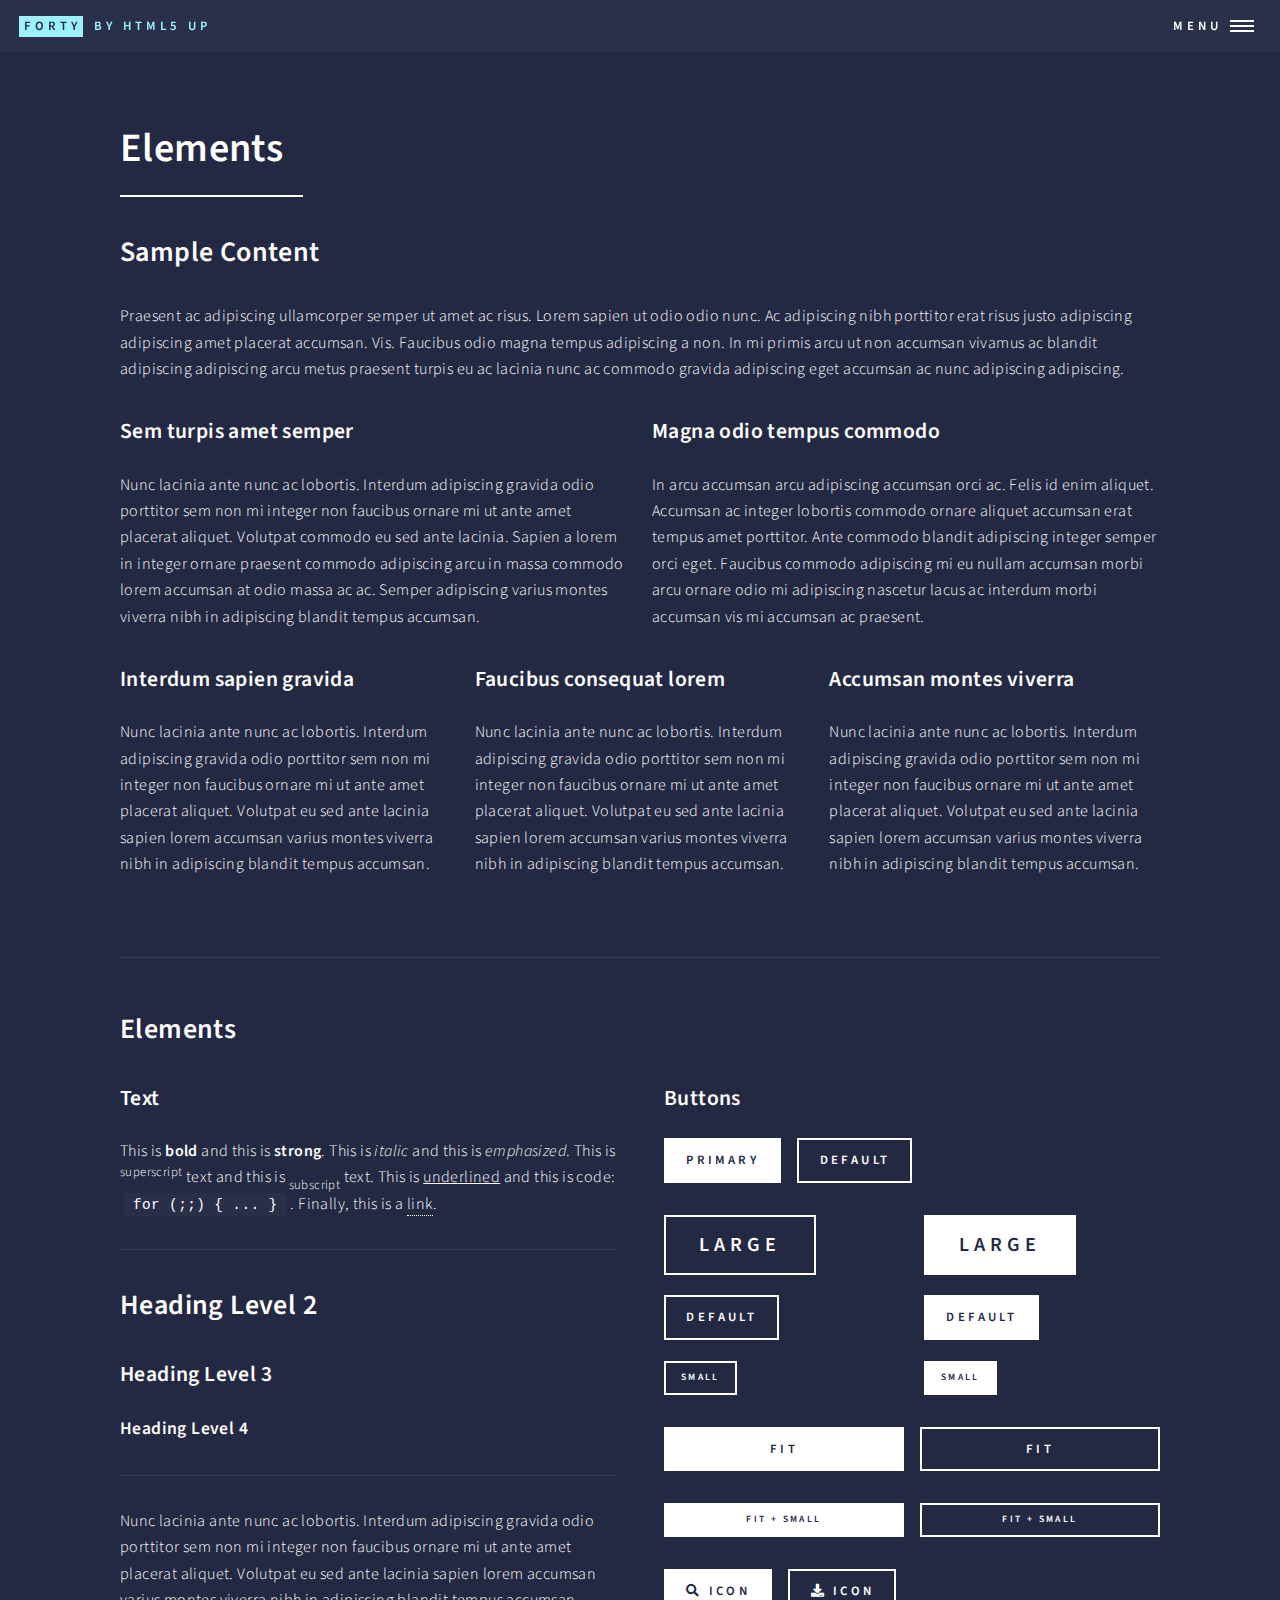
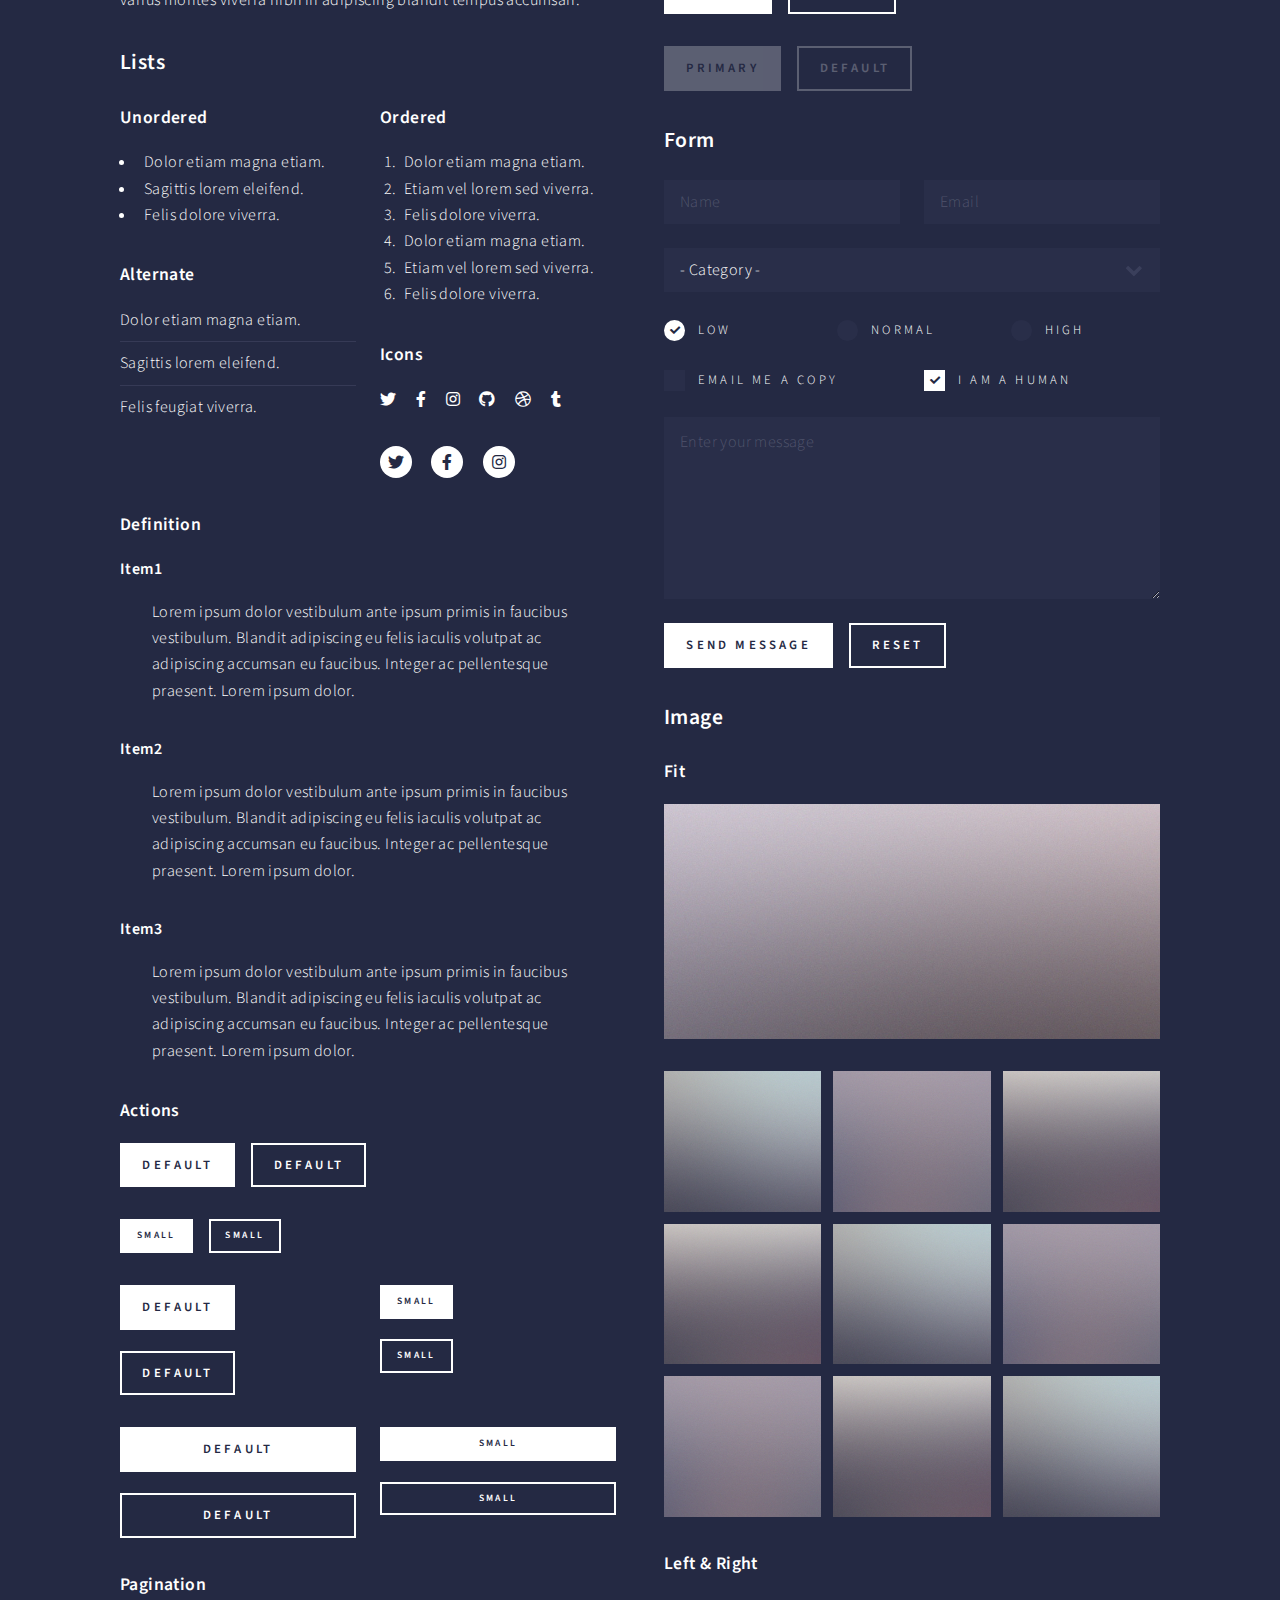
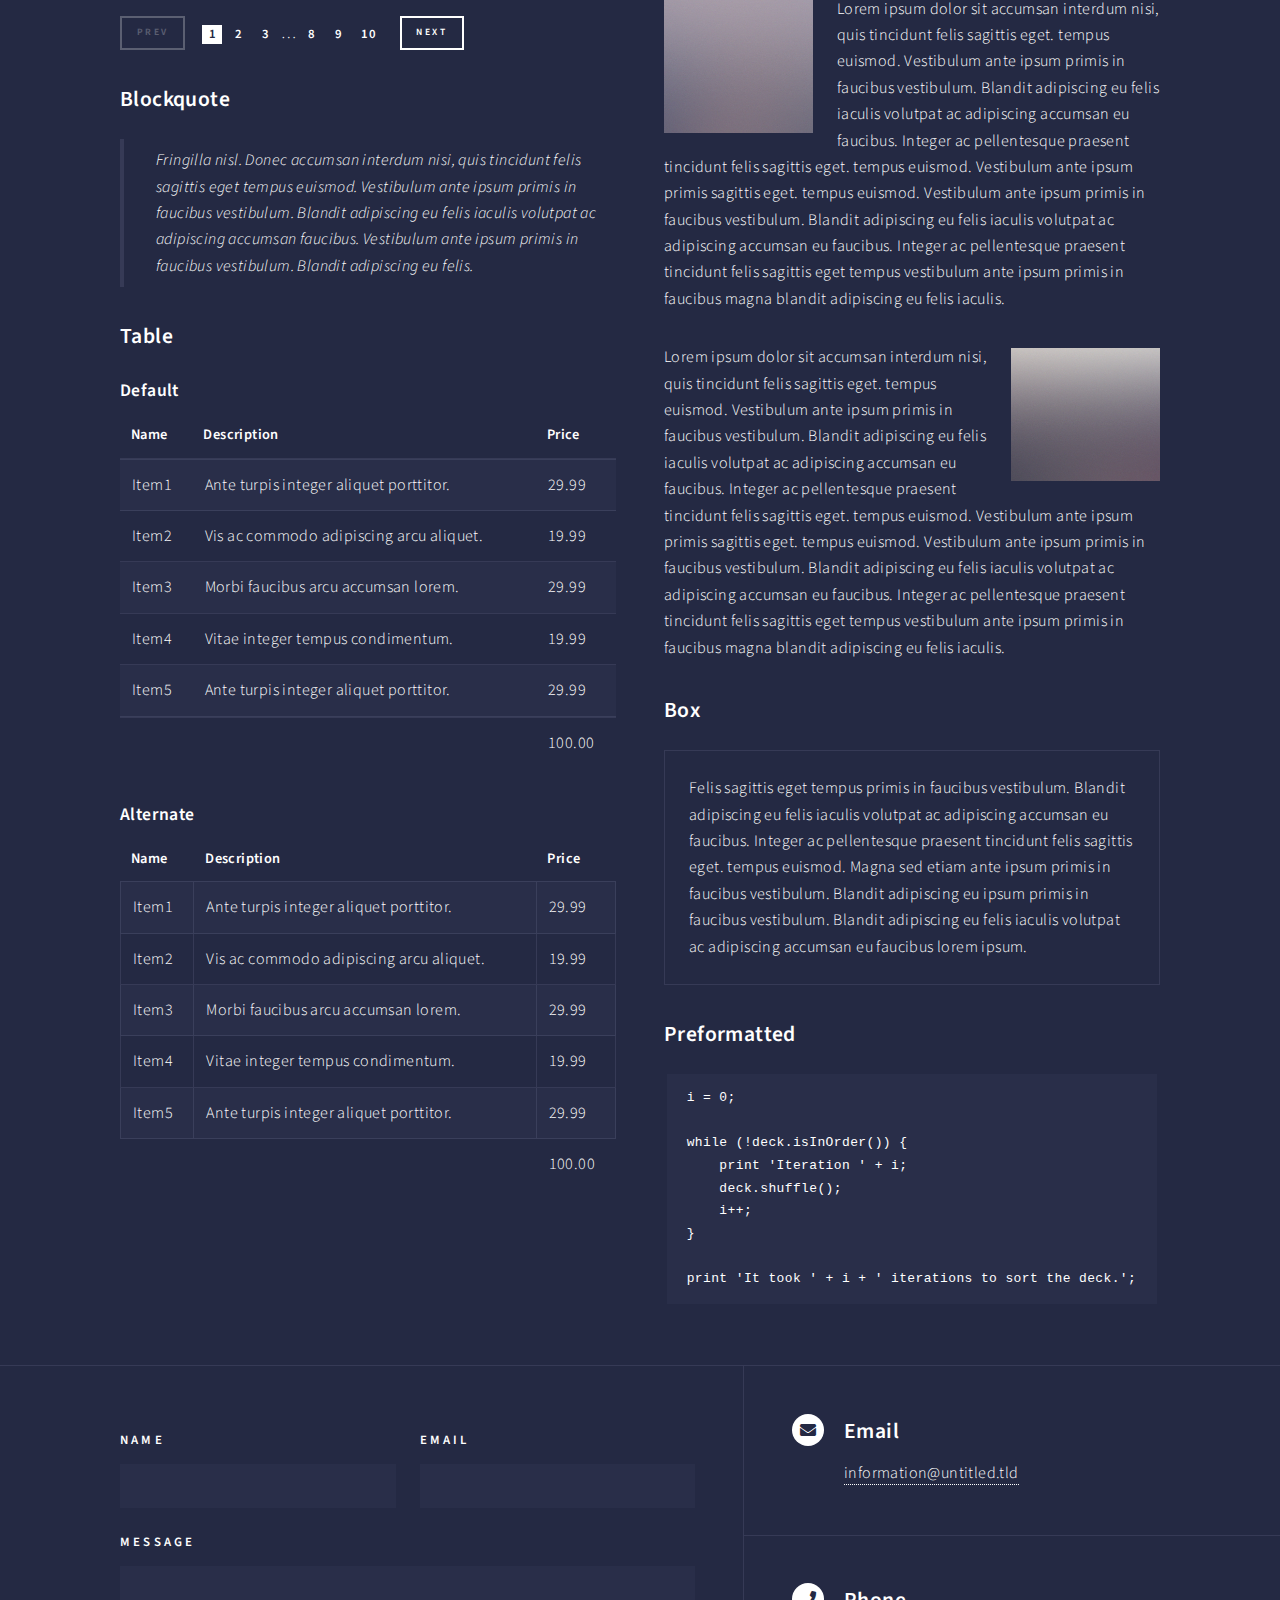
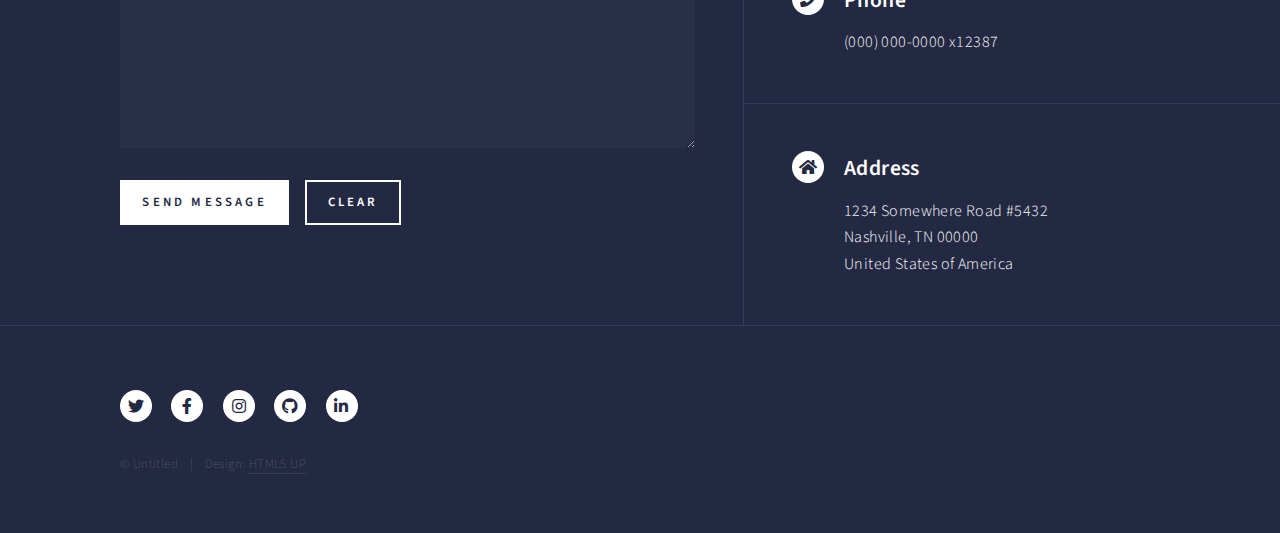
<file: elements.html>
<!DOCTYPE HTML>
<!--
	Forty by HTML5 UP
	html5up.net | @ajlkn
	Free for personal and commercial use under the CCA 3.0 license (html5up.net/license)
-->
<html>
	<head>
		<title>Elements - Forty by HTML5 UP</title>
		<meta charset="utf-8" />
		<meta name="viewport" content="width=device-width, initial-scale=1, user-scalable=no" />
		<link rel="stylesheet" href="assets/css/main.css" />
		<noscript><link rel="stylesheet" href="assets/css/noscript.css" /></noscript>
	</head>
	<body class="is-preload">

		<!-- Wrapper -->
			<div id="wrapper">

				<!-- Header -->
					<header id="header">
						<a href="index.html" class="logo"><strong>Forty</strong> <span>by HTML5 UP</span></a>
						<nav>
							<a href="#menu">Menu</a>
						</nav>
					</header>

				<!-- Menu -->
					<nav id="menu">
						<ul class="links">
							<li><a href="index.html">Home</a></li>
							<li><a href="landing.html">Landing</a></li>
							<li><a href="generic.html">Generic</a></li>
							<li><a href="elements.html">Elements</a></li>
						</ul>
						<ul class="actions stacked">
							<li><a href="#" class="button primary fit">Get Started</a></li>
							<li><a href="#" class="button fit">Log In</a></li>
						</ul>
					</nav>

				<!-- Main -->
					<div id="main" class="alt">

						<!-- One -->
							<section id="one">
								<div class="inner">
									<header class="major">
										<h1>Elements</h1>
									</header>

									<!-- Content -->
										<h2 id="content">Sample Content</h2>
										<p>Praesent ac adipiscing ullamcorper semper ut amet ac risus. Lorem sapien ut odio odio nunc. Ac adipiscing nibh porttitor erat risus justo adipiscing adipiscing amet placerat accumsan. Vis. Faucibus odio magna tempus adipiscing a non. In mi primis arcu ut non accumsan vivamus ac blandit adipiscing adipiscing arcu metus praesent turpis eu ac lacinia nunc ac commodo gravida adipiscing eget accumsan ac nunc adipiscing adipiscing.</p>
										<div class="row">
											<div class="col-6 col-12-small">
												<h3>Sem turpis amet semper</h3>
												<p>Nunc lacinia ante nunc ac lobortis. Interdum adipiscing gravida odio porttitor sem non mi integer non faucibus ornare mi ut ante amet placerat aliquet. Volutpat commodo eu sed ante lacinia. Sapien a lorem in integer ornare praesent commodo adipiscing arcu in massa commodo lorem accumsan at odio massa ac ac. Semper adipiscing varius montes viverra nibh in adipiscing blandit tempus accumsan.</p>
											</div>
											<div class="col-6 col-12-small">
												<h3>Magna odio tempus commodo</h3>
												<p>In arcu accumsan arcu adipiscing accumsan orci ac. Felis id enim aliquet. Accumsan ac integer lobortis commodo ornare aliquet accumsan erat tempus amet porttitor. Ante commodo blandit adipiscing integer semper orci eget. Faucibus commodo adipiscing mi eu nullam accumsan morbi arcu ornare odio mi adipiscing nascetur lacus ac interdum morbi accumsan vis mi accumsan ac praesent.</p>
											</div>
											<!-- Break -->
											<div class="col-4 col-12-medium">
												<h3>Interdum sapien gravida</h3>
												<p>Nunc lacinia ante nunc ac lobortis. Interdum adipiscing gravida odio porttitor sem non mi integer non faucibus ornare mi ut ante amet placerat aliquet. Volutpat eu sed ante lacinia sapien lorem accumsan varius montes viverra nibh in adipiscing blandit tempus accumsan.</p>
											</div>
											<div class="col-4 col-12-medium">
												<h3>Faucibus consequat lorem</h3>
												<p>Nunc lacinia ante nunc ac lobortis. Interdum adipiscing gravida odio porttitor sem non mi integer non faucibus ornare mi ut ante amet placerat aliquet. Volutpat eu sed ante lacinia sapien lorem accumsan varius montes viverra nibh in adipiscing blandit tempus accumsan.</p>
											</div>
											<div class="col-4 col-12-medium">
												<h3>Accumsan montes viverra</h3>
												<p>Nunc lacinia ante nunc ac lobortis. Interdum adipiscing gravida odio porttitor sem non mi integer non faucibus ornare mi ut ante amet placerat aliquet. Volutpat eu sed ante lacinia sapien lorem accumsan varius montes viverra nibh in adipiscing blandit tempus accumsan.</p>
											</div>
										</div>

									<hr class="major" />

									<!-- Elements -->
										<h2 id="elements">Elements</h2>
										<div class="row gtr-200">
											<div class="col-6 col-12-medium">

												<!-- Text stuff -->
													<h3>Text</h3>
													<p>This is <b>bold</b> and this is <strong>strong</strong>. This is <i>italic</i> and this is <em>emphasized</em>.
													This is <sup>superscript</sup> text and this is <sub>subscript</sub> text.
													This is <u>underlined</u> and this is code: <code>for (;;) { ... }</code>.
													Finally, this is a <a href="#">link</a>.</p>
													<hr />
													<h2>Heading Level 2</h2>
													<h3>Heading Level 3</h3>
													<h4>Heading Level 4</h4>
													<hr />
													<p>Nunc lacinia ante nunc ac lobortis. Interdum adipiscing gravida odio porttitor sem non mi integer non faucibus ornare mi ut ante amet placerat aliquet. Volutpat eu sed ante lacinia sapien lorem accumsan varius montes viverra nibh in adipiscing blandit tempus accumsan.</p>

												<!-- Lists -->
													<h3>Lists</h3>
													<div class="row">
														<div class="col-6 col-12-small">

															<h4>Unordered</h4>
															<ul>
																<li>Dolor etiam magna etiam.</li>
																<li>Sagittis lorem eleifend.</li>
																<li>Felis dolore viverra.</li>
															</ul>

															<h4>Alternate</h4>
															<ul class="alt">
																<li>Dolor etiam magna etiam.</li>
																<li>Sagittis lorem eleifend.</li>
																<li>Felis feugiat viverra.</li>
															</ul>

														</div>
														<div class="col-6 col-12-small">

															<h4>Ordered</h4>
															<ol>
																<li>Dolor etiam magna etiam.</li>
																<li>Etiam vel lorem sed viverra.</li>
																<li>Felis dolore viverra.</li>
																<li>Dolor etiam magna etiam.</li>
																<li>Etiam vel lorem sed viverra.</li>
																<li>Felis dolore viverra.</li>
															</ol>

															<h4>Icons</h4>
															<ul class="icons">
																<li><a href="#" class="icon brands fa-twitter"><span class="label">Twitter</span></a></li>
																<li><a href="#" class="icon brands fa-facebook-f"><span class="label">Facebook</span></a></li>
																<li><a href="#" class="icon brands fa-instagram"><span class="label">Instagram</span></a></li>
																<li><a href="#" class="icon brands fa-github"><span class="label">Github</span></a></li>
																<li><a href="#" class="icon brands fa-dribbble"><span class="label">Dribbble</span></a></li>
																<li><a href="#" class="icon brands fa-tumblr"><span class="label">Tumblr</span></a></li>
															</ul>
															<ul class="icons">
																<li><a href="#" class="icon brands alt fa-twitter"><span class="label">Twitter</span></a></li>
																<li><a href="#" class="icon brands alt fa-facebook-f"><span class="label">Facebook</span></a></li>
																<li><a href="#" class="icon brands alt fa-instagram"><span class="label">Instagram</span></a></li>
															</ul>

														</div>
													</div>
													<h4>Definition</h4>
													<dl>
														<dt>Item1</dt>
														<dd>
															<p>Lorem ipsum dolor vestibulum ante ipsum primis in faucibus vestibulum. Blandit adipiscing eu felis iaculis volutpat ac adipiscing accumsan eu faucibus. Integer ac pellentesque praesent. Lorem ipsum dolor.</p>
														</dd>
														<dt>Item2</dt>
														<dd>
															<p>Lorem ipsum dolor vestibulum ante ipsum primis in faucibus vestibulum. Blandit adipiscing eu felis iaculis volutpat ac adipiscing accumsan eu faucibus. Integer ac pellentesque praesent. Lorem ipsum dolor.</p>
														</dd>
														<dt>Item3</dt>
														<dd>
															<p>Lorem ipsum dolor vestibulum ante ipsum primis in faucibus vestibulum. Blandit adipiscing eu felis iaculis volutpat ac adipiscing accumsan eu faucibus. Integer ac pellentesque praesent. Lorem ipsum dolor.</p>
														</dd>
													</dl>

													<h4>Actions</h4>
													<ul class="actions">
														<li><a href="#" class="button primary">Default</a></li>
														<li><a href="#" class="button">Default</a></li>
													</ul>
													<ul class="actions small">
														<li><a href="#" class="button primary small">Small</a></li>
														<li><a href="#" class="button small">Small</a></li>
													</ul>
													<div class="row">
														<div class="col-6 col-12-small">
															<ul class="actions stacked">
																<li><a href="#" class="button primary">Default</a></li>
																<li><a href="#" class="button">Default</a></li>
															</ul>
														</div>
														<div class="col-6 col-12-small">
															<ul class="actions stacked">
																<li><a href="#" class="button primary small">Small</a></li>
																<li><a href="#" class="button small">Small</a></li>
															</ul>
														</div>
														<div class="col-6 col-12-small">
															<ul class="actions stacked">
																<li><a href="#" class="button primary fit">Default</a></li>
																<li><a href="#" class="button fit">Default</a></li>
															</ul>
														</div>
														<div class="col-6 col-12-small">
															<ul class="actions stacked">
																<li><a href="#" class="button primary small fit">Small</a></li>
																<li><a href="#" class="button small fit">Small</a></li>
															</ul>
														</div>
													</div>

													<h4>Pagination</h4>
													<ul class="pagination">
														<li><span class="button small disabled">Prev</span></li>
														<li><a href="#" class="page active">1</a></li>
														<li><a href="#" class="page">2</a></li>
														<li><a href="#" class="page">3</a></li>
														<li><span>&hellip;</span></li>
														<li><a href="#" class="page">8</a></li>
														<li><a href="#" class="page">9</a></li>
														<li><a href="#" class="page">10</a></li>
														<li><a href="#" class="button small">Next</a></li>
													</ul>

												<!-- Blockquote -->
													<h3>Blockquote</h3>
													<blockquote>Fringilla nisl. Donec accumsan interdum nisi, quis tincidunt felis sagittis eget tempus euismod. Vestibulum ante ipsum primis in faucibus vestibulum. Blandit adipiscing eu felis iaculis volutpat ac adipiscing accumsan faucibus. Vestibulum ante ipsum primis in faucibus vestibulum. Blandit adipiscing eu felis.</blockquote>

												<!-- Table -->
													<h3>Table</h3>

													<h4>Default</h4>
													<div class="table-wrapper">
														<table>
															<thead>
																<tr>
																	<th>Name</th>
																	<th>Description</th>
																	<th>Price</th>
																</tr>
															</thead>
															<tbody>
																<tr>
																	<td>Item1</td>
																	<td>Ante turpis integer aliquet porttitor.</td>
																	<td>29.99</td>
																</tr>
																<tr>
																	<td>Item2</td>
																	<td>Vis ac commodo adipiscing arcu aliquet.</td>
																	<td>19.99</td>
																</tr>
																<tr>
																	<td>Item3</td>
																	<td> Morbi faucibus arcu accumsan lorem.</td>
																	<td>29.99</td>
																</tr>
																<tr>
																	<td>Item4</td>
																	<td>Vitae integer tempus condimentum.</td>
																	<td>19.99</td>
																</tr>
																<tr>
																	<td>Item5</td>
																	<td>Ante turpis integer aliquet porttitor.</td>
																	<td>29.99</td>
																</tr>
															</tbody>
															<tfoot>
																<tr>
																	<td colspan="2"></td>
																	<td>100.00</td>
																</tr>
															</tfoot>
														</table>
													</div>

													<h4>Alternate</h4>
													<div class="table-wrapper">
														<table class="alt">
															<thead>
																<tr>
																	<th>Name</th>
																	<th>Description</th>
																	<th>Price</th>
																</tr>
															</thead>
															<tbody>
																<tr>
																	<td>Item1</td>
																	<td>Ante turpis integer aliquet porttitor.</td>
																	<td>29.99</td>
																</tr>
																<tr>
																	<td>Item2</td>
																	<td>Vis ac commodo adipiscing arcu aliquet.</td>
																	<td>19.99</td>
																</tr>
																<tr>
																	<td>Item3</td>
																	<td> Morbi faucibus arcu accumsan lorem.</td>
																	<td>29.99</td>
																</tr>
																<tr>
																	<td>Item4</td>
																	<td>Vitae integer tempus condimentum.</td>
																	<td>19.99</td>
																</tr>
																<tr>
																	<td>Item5</td>
																	<td>Ante turpis integer aliquet porttitor.</td>
																	<td>29.99</td>
																</tr>
															</tbody>
															<tfoot>
																<tr>
																	<td colspan="2"></td>
																	<td>100.00</td>
																</tr>
															</tfoot>
														</table>
													</div>

											</div>
											<div class="col-6 col-12-medium">

												<!-- Buttons -->
													<h3>Buttons</h3>
													<ul class="actions">
														<li><a href="#" class="button primary">Primary</a></li>
														<li><a href="#" class="button">Default</a></li>
													</ul>
													<div class="row">
														<div class="col-6 col-12-xsmall">
															<ul class="actions stacked">
																<li><a href="#" class="button large">Large</a></li>
																<li><a href="#" class="button">Default</a></li>
																<li><a href="#" class="button small">Small</a></li>
															</ul>
														</div>
														<div class="col-6 col-12-xsmall">
															<ul class="actions stacked">
																<li><a href="#" class="button primary large">Large</a></li>
																<li><a href="#" class="button primary">Default</a></li>
																<li><a href="#" class="button primary small">Small</a></li>
															</ul>
														</div>
													</div>
													<ul class="actions fit">
														<li><a href="#" class="button primary fit">Fit</a></li>
														<li><a href="#" class="button fit">Fit</a></li>
													</ul>
													<ul class="actions fit small">
														<li><a href="#" class="button primary fit small">Fit + Small</a></li>
														<li><a href="#" class="button fit small">Fit + Small</a></li>
													</ul>
													<ul class="actions">
														<li><a href="#" class="button primary icon solid fa-search">Icon</a></li>
														<li><a href="#" class="button icon solid fa-download">Icon</a></li>
													</ul>
													<ul class="actions">
														<li><span class="button primary disabled">Primary</span></li>
														<li><span class="button disabled">Default</span></li>
													</ul>

												<!-- Form -->
													<h3>Form</h3>

													<form method="post" action="#">
														<div class="row gtr-uniform">
															<div class="col-6 col-12-xsmall">
																<input type="text" name="demo-name" id="demo-name" value="" placeholder="Name" />
															</div>
															<div class="col-6 col-12-xsmall">
																<input type="email" name="demo-email" id="demo-email" value="" placeholder="Email" />
															</div>
															<!-- Break -->
															<div class="col-12">
																<select name="demo-category" id="demo-category">
																	<option value="">- Category -</option>
																	<option value="1">Manufacturing</option>
																	<option value="1">Shipping</option>
																	<option value="1">Administration</option>
																	<option value="1">Human Resources</option>
																</select>
															</div>
															<!-- Break -->
															<div class="col-4 col-12-small">
																<input type="radio" id="demo-priority-low" name="demo-priority" checked>
																<label for="demo-priority-low">Low</label>
															</div>
															<div class="col-4 col-12-small">
																<input type="radio" id="demo-priority-normal" name="demo-priority">
																<label for="demo-priority-normal">Normal</label>
															</div>
															<div class="col-4 col-12-small">
																<input type="radio" id="demo-priority-high" name="demo-priority">
																<label for="demo-priority-high">High</label>
															</div>
															<!-- Break -->
															<div class="col-6 col-12-small">
																<input type="checkbox" id="demo-copy" name="demo-copy">
																<label for="demo-copy">Email me a copy</label>
															</div>
															<div class="col-6 col-12-small">
																<input type="checkbox" id="demo-human" name="demo-human" checked>
																<label for="demo-human">I am a human</label>
															</div>
															<!-- Break -->
															<div class="col-12">
																<textarea name="demo-message" id="demo-message" placeholder="Enter your message" rows="6"></textarea>
															</div>
															<!-- Break -->
															<div class="col-12">
																<ul class="actions">
																	<li><input type="submit" value="Send Message" class="primary" /></li>
																	<li><input type="reset" value="Reset" /></li>
																</ul>
															</div>
														</div>
													</form>

												<!-- Image -->
													<h3>Image</h3>

													<h4>Fit</h4>
													<span class="image fit"><img src="images/pic03.jpg" alt="" /></span>
													<div class="box alt">
														<div class="row gtr-50 gtr-uniform">
															<div class="col-4"><span class="image fit"><img src="images/pic08.jpg" alt="" /></span></div>
															<div class="col-4"><span class="image fit"><img src="images/pic09.jpg" alt="" /></span></div>
															<div class="col-4"><span class="image fit"><img src="images/pic10.jpg" alt="" /></span></div>
															<!-- Break -->
															<div class="col-4"><span class="image fit"><img src="images/pic10.jpg" alt="" /></span></div>
															<div class="col-4"><span class="image fit"><img src="images/pic08.jpg" alt="" /></span></div>
															<div class="col-4"><span class="image fit"><img src="images/pic09.jpg" alt="" /></span></div>
															<!-- Break -->
															<div class="col-4"><span class="image fit"><img src="images/pic09.jpg" alt="" /></span></div>
															<div class="col-4"><span class="image fit"><img src="images/pic10.jpg" alt="" /></span></div>
															<div class="col-4"><span class="image fit"><img src="images/pic08.jpg" alt="" /></span></div>
														</div>
													</div>

													<h4>Left &amp; Right</h4>
													<p><span class="image left"><img src="images/pic09.jpg" alt="" /></span>Lorem ipsum dolor sit accumsan interdum nisi, quis tincidunt felis sagittis eget. tempus euismod. Vestibulum ante ipsum primis in faucibus vestibulum. Blandit adipiscing eu felis iaculis volutpat ac adipiscing accumsan eu faucibus. Integer ac pellentesque praesent tincidunt felis sagittis eget. tempus euismod. Vestibulum ante ipsum primis sagittis eget. tempus euismod. Vestibulum ante ipsum primis in faucibus vestibulum. Blandit adipiscing eu felis iaculis volutpat ac adipiscing accumsan eu faucibus. Integer ac pellentesque praesent tincidunt felis sagittis eget tempus vestibulum ante ipsum primis in faucibus magna blandit adipiscing eu felis iaculis.</p>
													<p><span class="image right"><img src="images/pic10.jpg" alt="" /></span>Lorem ipsum dolor sit accumsan interdum nisi, quis tincidunt felis sagittis eget. tempus euismod. Vestibulum ante ipsum primis in faucibus vestibulum. Blandit adipiscing eu felis iaculis volutpat ac adipiscing accumsan eu faucibus. Integer ac pellentesque praesent tincidunt felis sagittis eget. tempus euismod. Vestibulum ante ipsum primis sagittis eget. tempus euismod. Vestibulum ante ipsum primis in faucibus vestibulum. Blandit adipiscing eu felis iaculis volutpat ac adipiscing accumsan eu faucibus. Integer ac pellentesque praesent tincidunt felis sagittis eget tempus vestibulum ante ipsum primis in faucibus magna blandit adipiscing eu felis iaculis.</p>

												<!-- Box -->
													<h3>Box</h3>
													<div class="box">
														<p>Felis sagittis eget tempus primis in faucibus vestibulum. Blandit adipiscing eu felis iaculis volutpat ac adipiscing accumsan eu faucibus. Integer ac pellentesque praesent tincidunt felis sagittis eget. tempus euismod. Magna sed etiam ante ipsum primis in faucibus vestibulum. Blandit adipiscing eu ipsum primis in faucibus vestibulum. Blandit adipiscing eu felis iaculis volutpat ac adipiscing accumsan eu faucibus lorem ipsum.</p>
													</div>

												<!-- Preformatted Code -->
													<h3>Preformatted</h3>
													<pre><code>i = 0;

while (!deck.isInOrder()) {
    print 'Iteration ' + i;
    deck.shuffle();
    i++;
}

print 'It took ' + i + ' iterations to sort the deck.';
</code></pre>

											</div>
										</div>

								</div>
							</section>

					</div>

				<!-- Contact -->
					<section id="contact">
						<div class="inner">
							<section>
								<form method="post" action="#">
									<div class="fields">
										<div class="field half">
											<label for="name">Name</label>
											<input type="text" name="name" id="name" />
										</div>
										<div class="field half">
											<label for="email">Email</label>
											<input type="text" name="email" id="email" />
										</div>
										<div class="field">
											<label for="message">Message</label>
											<textarea name="message" id="message" rows="6"></textarea>
										</div>
									</div>
									<ul class="actions">
										<li><input type="submit" value="Send Message" class="primary" /></li>
										<li><input type="reset" value="Clear" /></li>
									</ul>
								</form>
							</section>
							<section class="split">
								<section>
									<div class="contact-method">
										<span class="icon solid alt fa-envelope"></span>
										<h3>Email</h3>
										<a href="#">information@untitled.tld</a>
									</div>
								</section>
								<section>
									<div class="contact-method">
										<span class="icon solid alt fa-phone"></span>
										<h3>Phone</h3>
										<span>(000) 000-0000 x12387</span>
									</div>
								</section>
								<section>
									<div class="contact-method">
										<span class="icon solid alt fa-home"></span>
										<h3>Address</h3>
										<span>1234 Somewhere Road #5432<br />
										Nashville, TN 00000<br />
										United States of America</span>
									</div>
								</section>
							</section>
						</div>
					</section>

				<!-- Footer -->
					<footer id="footer">
						<div class="inner">
							<ul class="icons">
								<li><a href="#" class="icon brands alt fa-twitter"><span class="label">Twitter</span></a></li>
								<li><a href="#" class="icon brands alt fa-facebook-f"><span class="label">Facebook</span></a></li>
								<li><a href="#" class="icon brands alt fa-instagram"><span class="label">Instagram</span></a></li>
								<li><a href="#" class="icon brands alt fa-github"><span class="label">GitHub</span></a></li>
								<li><a href="#" class="icon brands alt fa-linkedin-in"><span class="label">LinkedIn</span></a></li>
							</ul>
							<ul class="copyright">
								<li>&copy; Untitled</li><li>Design: <a href="https://html5up.net">HTML5 UP</a></li>
							</ul>
						</div>
					</footer>

			</div>

		<!-- Scripts -->
			<script src="assets/js/jquery.min.js"></script>
			<script src="assets/js/jquery.scrolly.min.js"></script>
			<script src="assets/js/jquery.scrollex.min.js"></script>
			<script src="assets/js/browser.min.js"></script>
			<script src="assets/js/breakpoints.min.js"></script>
			<script src="assets/js/util.js"></script>
			<script src="assets/js/main.js"></script>

	</body>
</html>
</file>
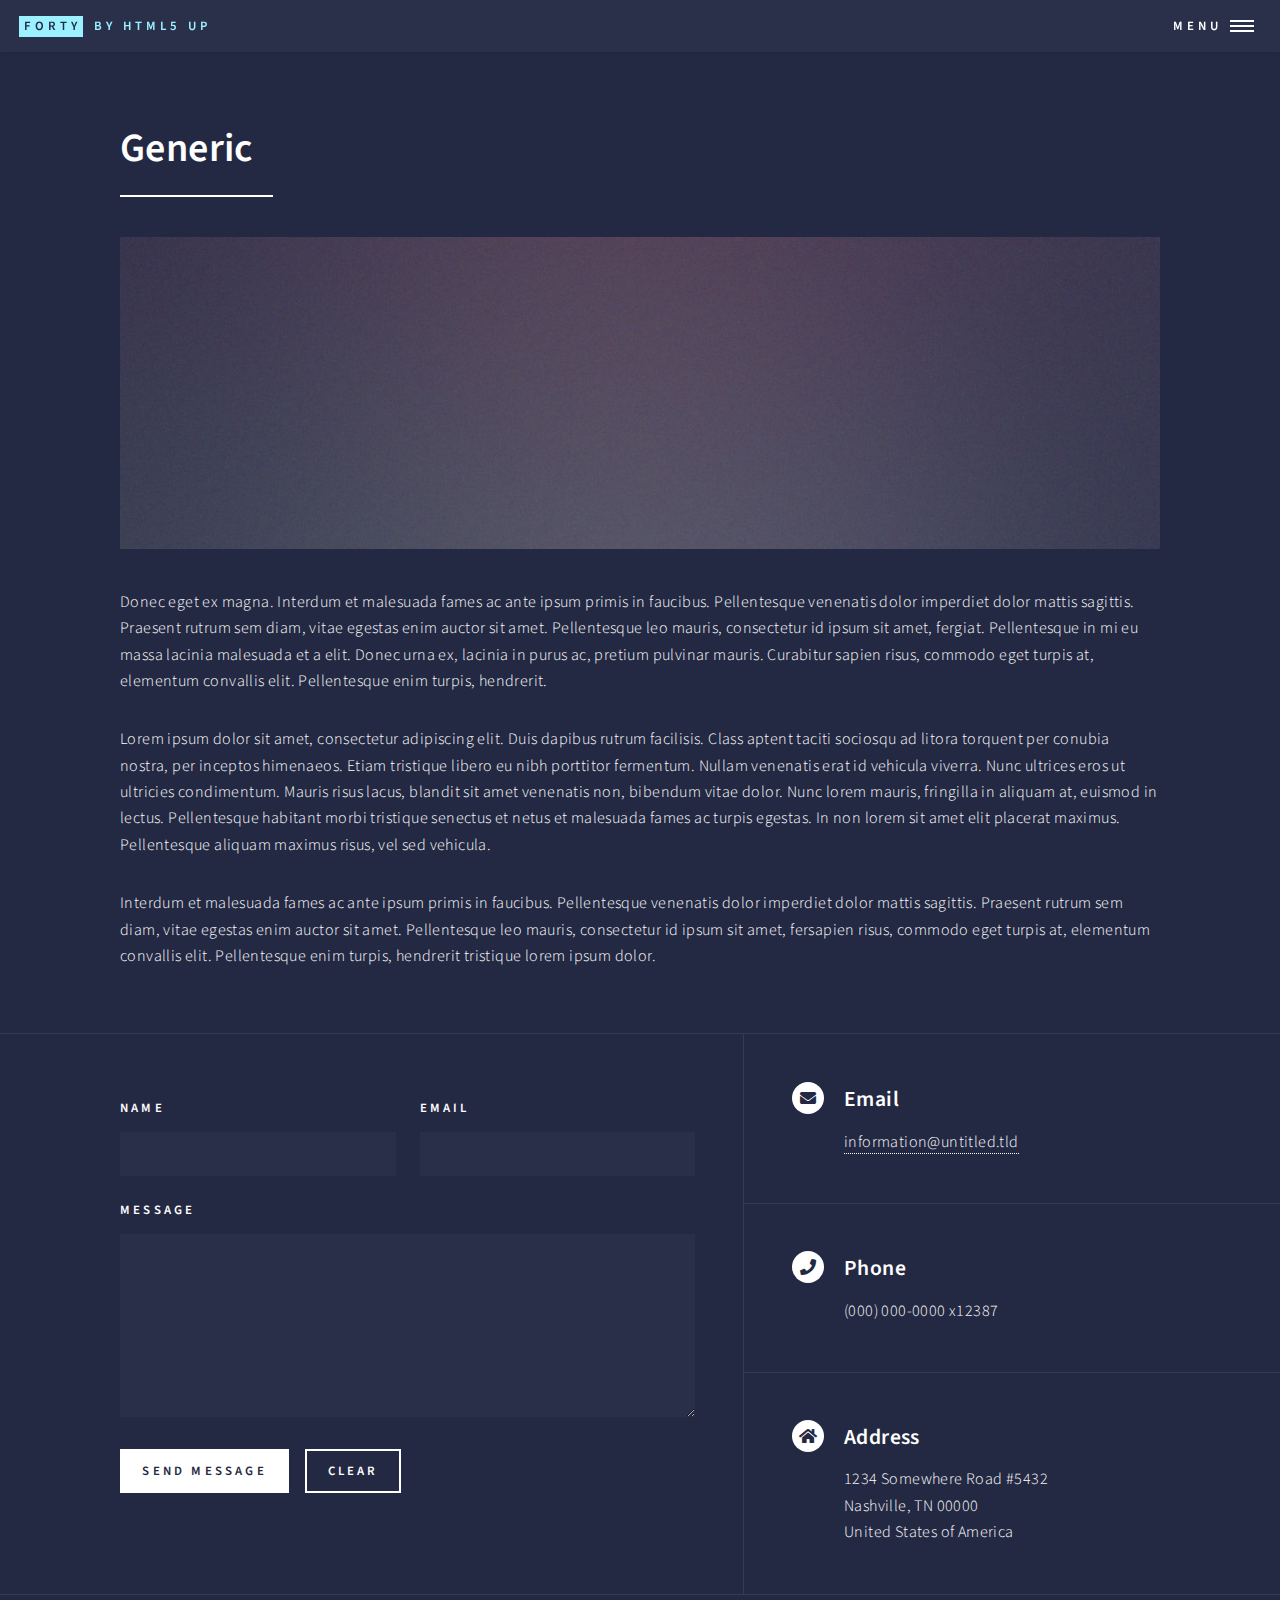
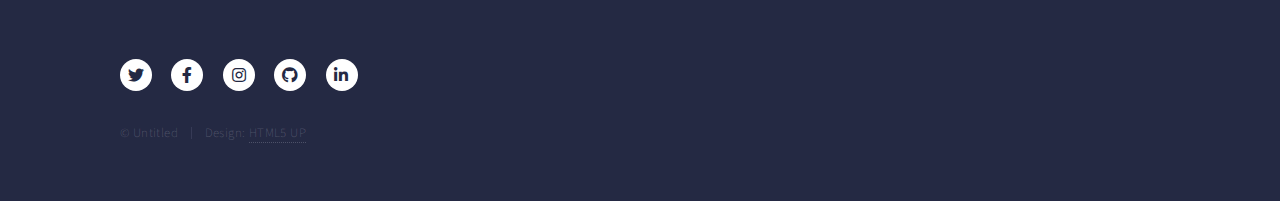
<file: generic.html>
<!DOCTYPE HTML>
<!--
	Forty by HTML5 UP
	html5up.net | @ajlkn
	Free for personal and commercial use under the CCA 3.0 license (html5up.net/license)
-->
<html>
	<head>
		<title>Generic - Forty by HTML5 UP</title>
		<meta charset="utf-8" />
		<meta name="viewport" content="width=device-width, initial-scale=1, user-scalable=no" />
		<link rel="stylesheet" href="assets/css/main.css" />
		<noscript><link rel="stylesheet" href="assets/css/noscript.css" /></noscript>
	</head>
	<body class="is-preload">

		<!-- Wrapper -->
			<div id="wrapper">

				<!-- Header -->
					<header id="header">
						<a href="index.html" class="logo"><strong>Forty</strong> <span>by HTML5 UP</span></a>
						<nav>
							<a href="#menu">Menu</a>
						</nav>
					</header>

				<!-- Menu -->
					<nav id="menu">
						<ul class="links">
							<li><a href="index.html">Home</a></li>
							<li><a href="landing.html">Landing</a></li>
							<li><a href="generic.html">Generic</a></li>
							<li><a href="elements.html">Elements</a></li>
						</ul>
						<ul class="actions stacked">
							<li><a href="#" class="button primary fit">Get Started</a></li>
							<li><a href="#" class="button fit">Log In</a></li>
						</ul>
					</nav>

				<!-- Main -->
					<div id="main" class="alt">

						<!-- One -->
							<section id="one">
								<div class="inner">
									<header class="major">
										<h1>Generic</h1>
									</header>
									<span class="image main"><img src="images/pic11.jpg" alt="" /></span>
									<p>Donec eget ex magna. Interdum et malesuada fames ac ante ipsum primis in faucibus. Pellentesque venenatis dolor imperdiet dolor mattis sagittis. Praesent rutrum sem diam, vitae egestas enim auctor sit amet. Pellentesque leo mauris, consectetur id ipsum sit amet, fergiat. Pellentesque in mi eu massa lacinia malesuada et a elit. Donec urna ex, lacinia in purus ac, pretium pulvinar mauris. Curabitur sapien risus, commodo eget turpis at, elementum convallis elit. Pellentesque enim turpis, hendrerit.</p>
									<p>Lorem ipsum dolor sit amet, consectetur adipiscing elit. Duis dapibus rutrum facilisis. Class aptent taciti sociosqu ad litora torquent per conubia nostra, per inceptos himenaeos. Etiam tristique libero eu nibh porttitor fermentum. Nullam venenatis erat id vehicula viverra. Nunc ultrices eros ut ultricies condimentum. Mauris risus lacus, blandit sit amet venenatis non, bibendum vitae dolor. Nunc lorem mauris, fringilla in aliquam at, euismod in lectus. Pellentesque habitant morbi tristique senectus et netus et malesuada fames ac turpis egestas. In non lorem sit amet elit placerat maximus. Pellentesque aliquam maximus risus, vel sed vehicula.</p>
									<p>Interdum et malesuada fames ac ante ipsum primis in faucibus. Pellentesque venenatis dolor imperdiet dolor mattis sagittis. Praesent rutrum sem diam, vitae egestas enim auctor sit amet. Pellentesque leo mauris, consectetur id ipsum sit amet, fersapien risus, commodo eget turpis at, elementum convallis elit. Pellentesque enim turpis, hendrerit tristique lorem ipsum dolor.</p>
								</div>
							</section>

					</div>

				<!-- Contact -->
					<section id="contact">
						<div class="inner">
							<section>
								<form method="post" action="#">
									<div class="fields">
										<div class="field half">
											<label for="name">Name</label>
											<input type="text" name="name" id="name" />
										</div>
										<div class="field half">
											<label for="email">Email</label>
											<input type="text" name="email" id="email" />
										</div>
										<div class="field">
											<label for="message">Message</label>
											<textarea name="message" id="message" rows="6"></textarea>
										</div>
									</div>
									<ul class="actions">
										<li><input type="submit" value="Send Message" class="primary" /></li>
										<li><input type="reset" value="Clear" /></li>
									</ul>
								</form>
							</section>
							<section class="split">
								<section>
									<div class="contact-method">
										<span class="icon solid alt fa-envelope"></span>
										<h3>Email</h3>
										<a href="#">information@untitled.tld</a>
									</div>
								</section>
								<section>
									<div class="contact-method">
										<span class="icon solid alt fa-phone"></span>
										<h3>Phone</h3>
										<span>(000) 000-0000 x12387</span>
									</div>
								</section>
								<section>
									<div class="contact-method">
										<span class="icon solid alt fa-home"></span>
										<h3>Address</h3>
										<span>1234 Somewhere Road #5432<br />
										Nashville, TN 00000<br />
										United States of America</span>
									</div>
								</section>
							</section>
						</div>
					</section>

				<!-- Footer -->
					<footer id="footer">
						<div class="inner">
							<ul class="icons">
								<li><a href="#" class="icon brands alt fa-twitter"><span class="label">Twitter</span></a></li>
								<li><a href="#" class="icon brands alt fa-facebook-f"><span class="label">Facebook</span></a></li>
								<li><a href="#" class="icon brands alt fa-instagram"><span class="label">Instagram</span></a></li>
								<li><a href="#" class="icon brands alt fa-github"><span class="label">GitHub</span></a></li>
								<li><a href="#" class="icon brands alt fa-linkedin-in"><span class="label">LinkedIn</span></a></li>
							</ul>
							<ul class="copyright">
								<li>&copy; Untitled</li><li>Design: <a href="https://html5up.net">HTML5 UP</a></li>
							</ul>
						</div>
					</footer>

			</div>

		<!-- Scripts -->
			<script src="assets/js/jquery.min.js"></script>
			<script src="assets/js/jquery.scrolly.min.js"></script>
			<script src="assets/js/jquery.scrollex.min.js"></script>
			<script src="assets/js/browser.min.js"></script>
			<script src="assets/js/breakpoints.min.js"></script>
			<script src="assets/js/util.js"></script>
			<script src="assets/js/main.js"></script>

	</body>
</html>
</file>
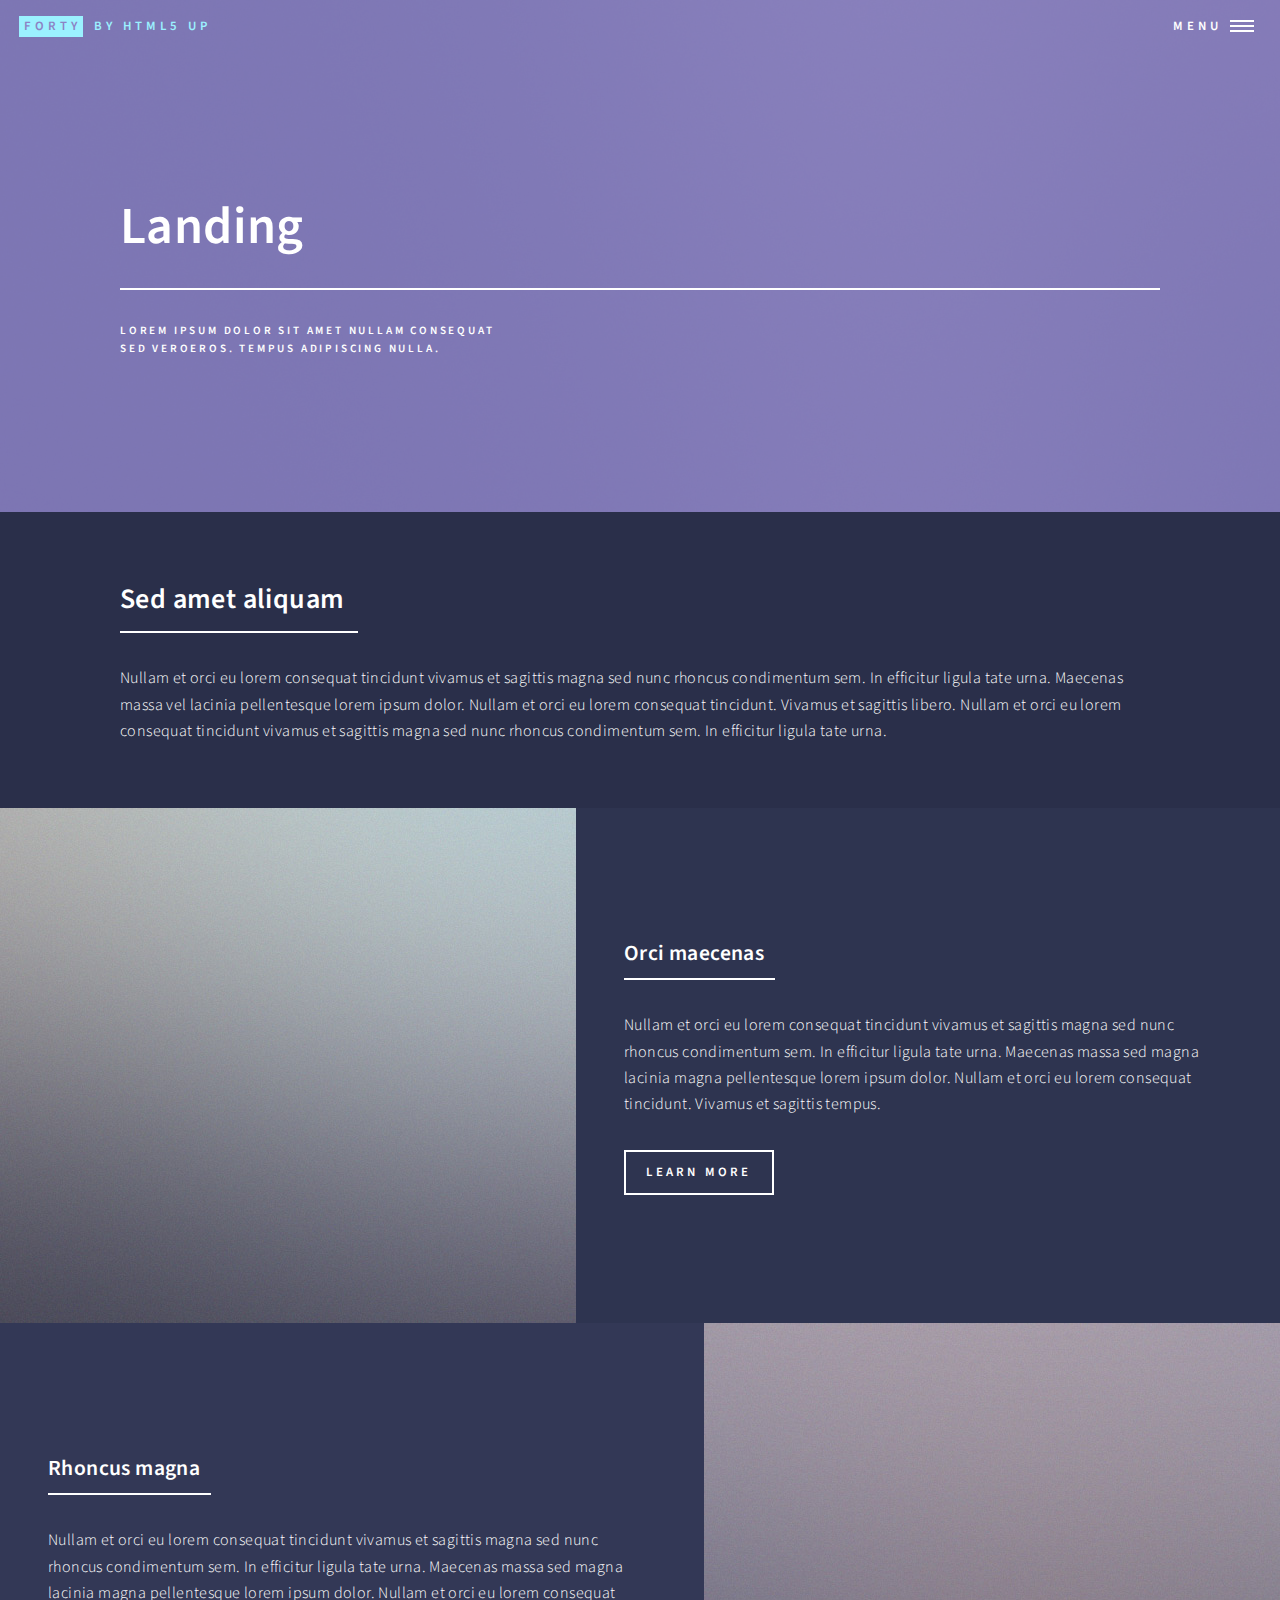
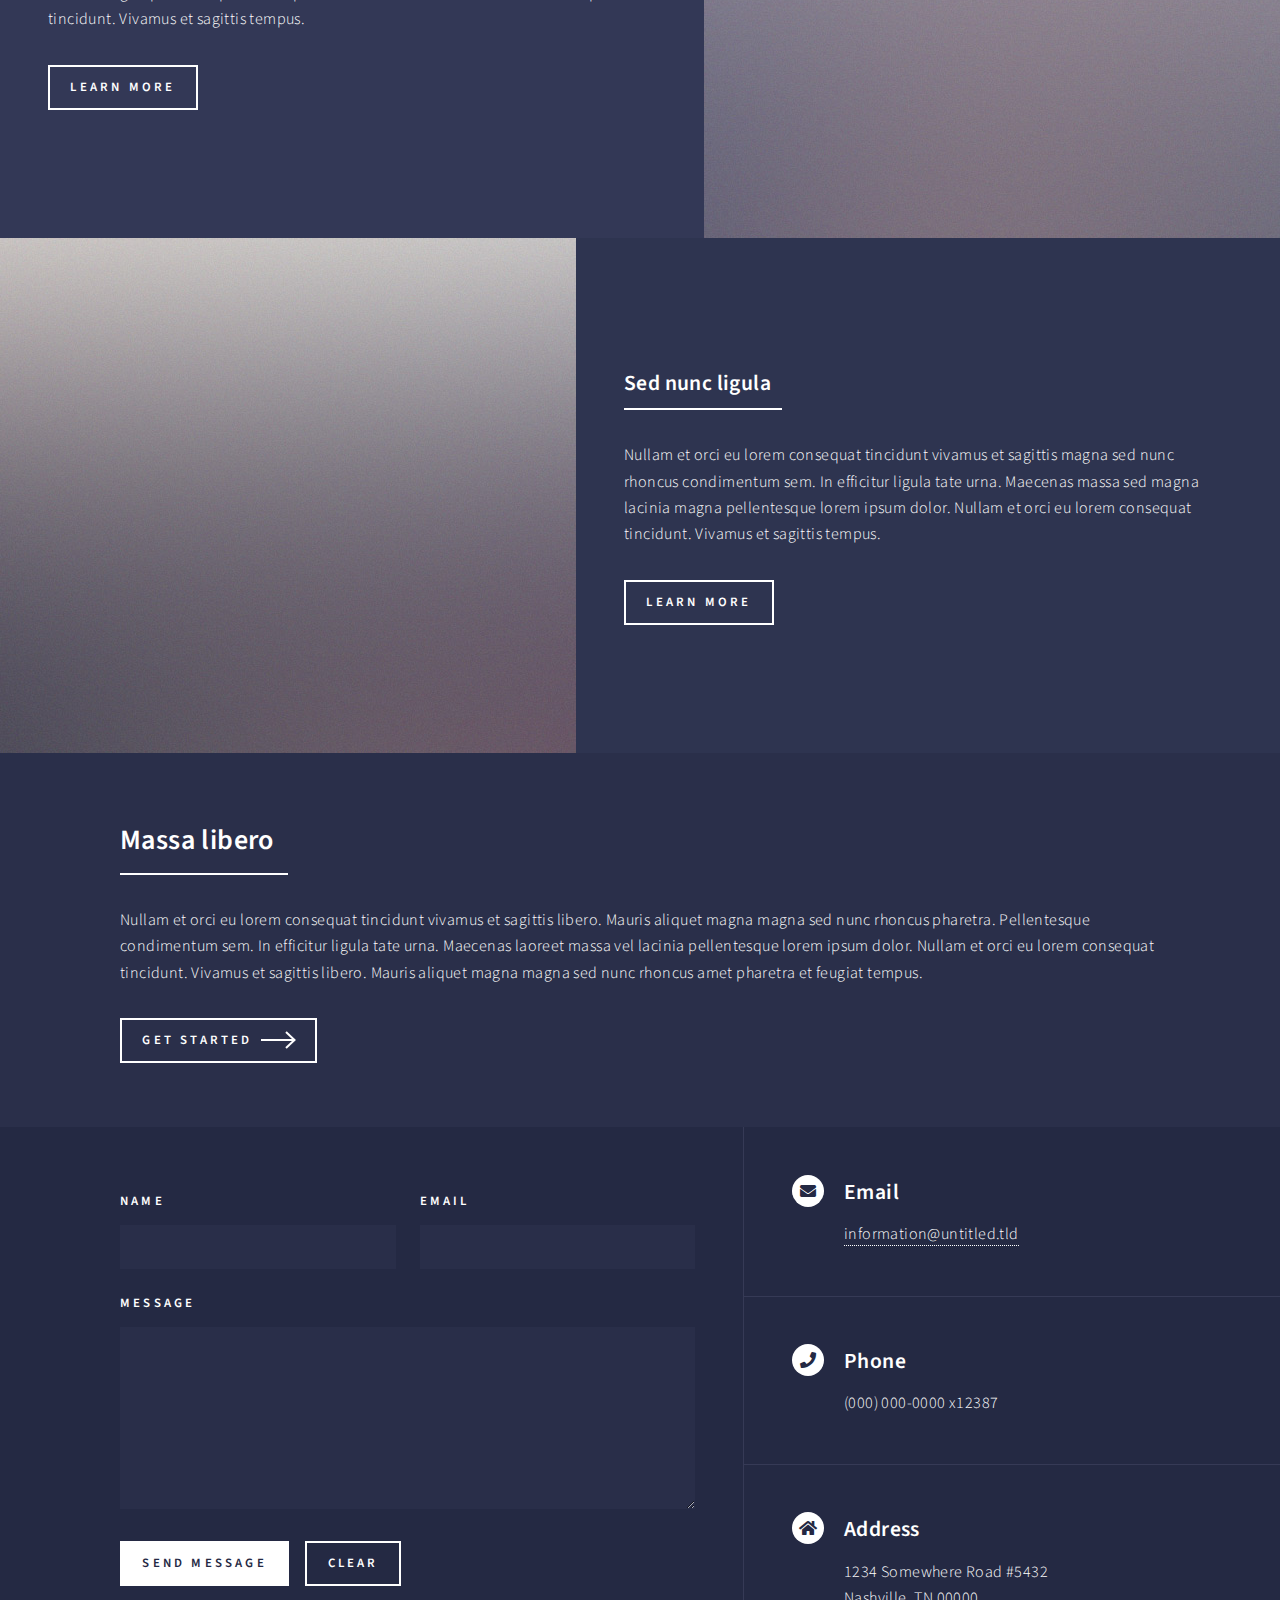
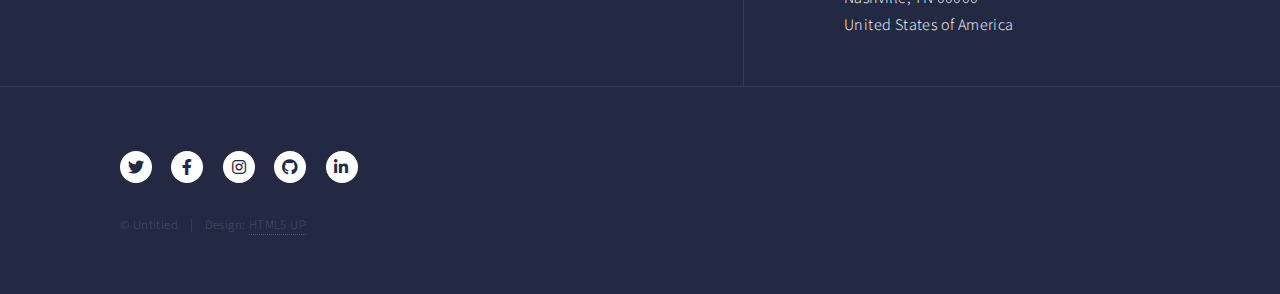
<file: landing.html>
<!DOCTYPE HTML>
<!--
	Forty by HTML5 UP
	html5up.net | @ajlkn
	Free for personal and commercial use under the CCA 3.0 license (html5up.net/license)
-->
<html>
	<head>
		<title>Landing - Forty by HTML5 UP</title>
		<meta charset="utf-8" />
		<meta name="viewport" content="width=device-width, initial-scale=1, user-scalable=no" />
		<link rel="stylesheet" href="assets/css/main.css" />
		<noscript><link rel="stylesheet" href="assets/css/noscript.css" /></noscript>
	</head>
	<body class="is-preload">

		<!-- Wrapper -->
			<div id="wrapper">

				<!-- Header -->
				<!-- Note: The "styleN" class below should match that of the banner element. -->
					<header id="header" class="alt style2">
						<a href="index.html" class="logo"><strong>Forty</strong> <span>by HTML5 UP</span></a>
						<nav>
							<a href="#menu">Menu</a>
						</nav>
					</header>

				<!-- Menu -->
					<nav id="menu">
						<ul class="links">
							<li><a href="index.html">Home</a></li>
							<li><a href="landing.html">Landing</a></li>
							<li><a href="generic.html">Generic</a></li>
							<li><a href="elements.html">Elements</a></li>
						</ul>
						<ul class="actions stacked">
							<li><a href="#" class="button primary fit">Get Started</a></li>
							<li><a href="#" class="button fit">Log In</a></li>
						</ul>
					</nav>

				<!-- Banner -->
				<!-- Note: The "styleN" class below should match that of the header element. -->
					<section id="banner" class="style2">
						<div class="inner">
							<span class="image">
								<img src="images/pic07.jpg" alt="" />
							</span>
							<header class="major">
								<h1>Landing</h1>
							</header>
							<div class="content">
								<p>Lorem ipsum dolor sit amet nullam consequat<br />
								sed veroeros. tempus adipiscing nulla.</p>
							</div>
						</div>
					</section>

				<!-- Main -->
					<div id="main">

						<!-- One -->
							<section id="one">
								<div class="inner">
									<header class="major">
										<h2>Sed amet aliquam</h2>
									</header>
									<p>Nullam et orci eu lorem consequat tincidunt vivamus et sagittis magna sed nunc rhoncus condimentum sem. In efficitur ligula tate urna. Maecenas massa vel lacinia pellentesque lorem ipsum dolor. Nullam et orci eu lorem consequat tincidunt. Vivamus et sagittis libero. Nullam et orci eu lorem consequat tincidunt vivamus et sagittis magna sed nunc rhoncus condimentum sem. In efficitur ligula tate urna.</p>
								</div>
							</section>

						<!-- Two -->
							<section id="two" class="spotlights">
								<section>
									<a href="generic.html" class="image">
										<img src="images/pic08.jpg" alt="" data-position="center center" />
									</a>
									<div class="content">
										<div class="inner">
											<header class="major">
												<h3>Orci maecenas</h3>
											</header>
											<p>Nullam et orci eu lorem consequat tincidunt vivamus et sagittis magna sed nunc rhoncus condimentum sem. In efficitur ligula tate urna. Maecenas massa sed magna lacinia magna pellentesque lorem ipsum dolor. Nullam et orci eu lorem consequat tincidunt. Vivamus et sagittis tempus.</p>
											<ul class="actions">
												<li><a href="generic.html" class="button">Learn more</a></li>
											</ul>
										</div>
									</div>
								</section>
								<section>
									<a href="generic.html" class="image">
										<img src="images/pic09.jpg" alt="" data-position="top center" />
									</a>
									<div class="content">
										<div class="inner">
											<header class="major">
												<h3>Rhoncus magna</h3>
											</header>
											<p>Nullam et orci eu lorem consequat tincidunt vivamus et sagittis magna sed nunc rhoncus condimentum sem. In efficitur ligula tate urna. Maecenas massa sed magna lacinia magna pellentesque lorem ipsum dolor. Nullam et orci eu lorem consequat tincidunt. Vivamus et sagittis tempus.</p>
											<ul class="actions">
												<li><a href="generic.html" class="button">Learn more</a></li>
											</ul>
										</div>
									</div>
								</section>
								<section>
									<a href="generic.html" class="image">
										<img src="images/pic10.jpg" alt="" data-position="25% 25%" />
									</a>
									<div class="content">
										<div class="inner">
											<header class="major">
												<h3>Sed nunc ligula</h3>
											</header>
											<p>Nullam et orci eu lorem consequat tincidunt vivamus et sagittis magna sed nunc rhoncus condimentum sem. In efficitur ligula tate urna. Maecenas massa sed magna lacinia magna pellentesque lorem ipsum dolor. Nullam et orci eu lorem consequat tincidunt. Vivamus et sagittis tempus.</p>
											<ul class="actions">
												<li><a href="generic.html" class="button">Learn more</a></li>
											</ul>
										</div>
									</div>
								</section>
							</section>

						<!-- Three -->
							<section id="three">
								<div class="inner">
									<header class="major">
										<h2>Massa libero</h2>
									</header>
									<p>Nullam et orci eu lorem consequat tincidunt vivamus et sagittis libero. Mauris aliquet magna magna sed nunc rhoncus pharetra. Pellentesque condimentum sem. In efficitur ligula tate urna. Maecenas laoreet massa vel lacinia pellentesque lorem ipsum dolor. Nullam et orci eu lorem consequat tincidunt. Vivamus et sagittis libero. Mauris aliquet magna magna sed nunc rhoncus amet pharetra et feugiat tempus.</p>
									<ul class="actions">
										<li><a href="generic.html" class="button next">Get Started</a></li>
									</ul>
								</div>
							</section>

					</div>

				<!-- Contact -->
					<section id="contact">
						<div class="inner">
							<section>
								<form method="post" action="#">
									<div class="fields">
										<div class="field half">
											<label for="name">Name</label>
											<input type="text" name="name" id="name" />
										</div>
										<div class="field half">
											<label for="email">Email</label>
											<input type="text" name="email" id="email" />
										</div>
										<div class="field">
											<label for="message">Message</label>
											<textarea name="message" id="message" rows="6"></textarea>
										</div>
									</div>
									<ul class="actions">
										<li><input type="submit" value="Send Message" class="primary" /></li>
										<li><input type="reset" value="Clear" /></li>
									</ul>
								</form>
							</section>
							<section class="split">
								<section>
									<div class="contact-method">
										<span class="icon solid alt fa-envelope"></span>
										<h3>Email</h3>
										<a href="#">information@untitled.tld</a>
									</div>
								</section>
								<section>
									<div class="contact-method">
										<span class="icon solid alt fa-phone"></span>
										<h3>Phone</h3>
										<span>(000) 000-0000 x12387</span>
									</div>
								</section>
								<section>
									<div class="contact-method">
										<span class="icon solid alt fa-home"></span>
										<h3>Address</h3>
										<span>1234 Somewhere Road #5432<br />
										Nashville, TN 00000<br />
										United States of America</span>
									</div>
								</section>
							</section>
						</div>
					</section>

				<!-- Footer -->
					<footer id="footer">
						<div class="inner">
							<ul class="icons">
								<li><a href="#" class="icon brands alt fa-twitter"><span class="label">Twitter</span></a></li>
								<li><a href="#" class="icon brands alt fa-facebook-f"><span class="label">Facebook</span></a></li>
								<li><a href="#" class="icon brands alt fa-instagram"><span class="label">Instagram</span></a></li>
								<li><a href="#" class="icon brands alt fa-github"><span class="label">GitHub</span></a></li>
								<li><a href="#" class="icon brands alt fa-linkedin-in"><span class="label">LinkedIn</span></a></li>
							</ul>
							<ul class="copyright">
								<li>&copy; Untitled</li><li>Design: <a href="https://html5up.net">HTML5 UP</a></li>
							</ul>
						</div>
					</footer>

			</div>

		<!-- Scripts -->
			<script src="assets/js/jquery.min.js"></script>
			<script src="assets/js/jquery.scrolly.min.js"></script>
			<script src="assets/js/jquery.scrollex.min.js"></script>
			<script src="assets/js/browser.min.js"></script>
			<script src="assets/js/breakpoints.min.js"></script>
			<script src="assets/js/util.js"></script>
			<script src="assets/js/main.js"></script>

	</body>
</html>
</file>
<file: assets/css/noscript.css>
/*
	Forty by HTML5 UP
	html5up.net | @ajlkn
	Free for personal and commercial use under the CCA 3.0 license (html5up.net/license)
*/

/* Banner */

	body.is-preload #banner:after {
		opacity: 0.85;
	}

	body.is-preload #banner > .inner {
		-moz-filter: none;
		-webkit-filter: none;
		-ms-filter: none;
		filter: none;
		-moz-transform: none;
		-webkit-transform: none;
		-ms-transform: none;
		transform: none;
		opacity: 1;
	}
</file>
<file: assets/css/main.css>
@import url(fontawesome-all.min.css);
@import url("https://fonts.googleapis.com/css?family=Source+Sans+Pro:300,300italic,600,600italic");

/*
	Forty by HTML5 UP
	html5up.net | @ajlkn
	Free for personal and commercial use under the CCA 3.0 license (html5up.net/license)
*/

html, body, div, span, applet, object,
iframe, h1, h2, h3, h4, h5, h6, p, blockquote,
pre, a, abbr, acronym, address, big, cite,
code, del, dfn, em, img, ins, kbd, q, s, samp,
small, strike, strong, sub, sup, tt, var, b,
u, i, center, dl, dt, dd, ol, ul, li, fieldset,
form, label, legend, table, caption, tbody,
tfoot, thead, tr, th, td, article, aside,
canvas, details, embed, figure, figcaption,
footer, header, hgroup, menu, nav, output, ruby,
section, summary, time, mark, audio, video {
	margin: 0;
	padding: 0;
	border: 0;
	font-size: 100%;
	font: inherit;
	vertical-align: baseline;}

article, aside, details, figcaption, figure,
footer, header, hgroup, menu, nav, section {
	display: block;}

body {
	line-height: 1;
}

ol, ul {
	list-style: none;
}

blockquote, q {
	quotes: none;
}

	blockquote:before, blockquote:after, q:before, q:after {
		content: '';
		content: none;
	}

table {
	border-collapse: collapse;
	border-spacing: 0;
}

body {
	-webkit-text-size-adjust: none;
}

mark {
	background-color: transparent;
	color: inherit;
}

input::-moz-focus-inner {
	border: 0;
	padding: 0;
}

input, select, textarea {
	-moz-appearance: none;
	-webkit-appearance: none;
	-ms-appearance: none;
	appearance: none;
}

/* Basic */

	@-ms-viewport {
		width: device-width;
	}

	body {
		-ms-overflow-style: scrollbar;
	}

	@media screen and (max-width: 480px) {

		html, body {
			min-width: 320px;
		}

	}

	html {
		box-sizing: border-box;
	}

	*, *:before, *:after {
		box-sizing: inherit;
	}

	body {
		background: #242943;
	}

		body.is-preload *, body.is-preload *:before, body.is-preload *:after {
			-moz-animation: none !important;
			-webkit-animation: none !important;
			-ms-animation: none !important;
			animation: none !important;
			-moz-transition: none !important;
			-webkit-transition: none !important;
			-ms-transition: none !important;
			transition: none !important;
		}

/* Type */

	body, input, select, textarea {
		color: #ffffff;
		font-family: "Source Sans Pro", Helvetica, sans-serif;
		font-size: 17pt;
		font-weight: 300;
		letter-spacing: 0.025em;
		line-height: 1.65;
	}

		@media screen and (max-width: 1680px) {

			body, input, select, textarea {
				font-size: 14pt;
			}

		}

		@media screen and (max-width: 1280px) {

			body, input, select, textarea {
				font-size: 12pt;
			}

		}

		@media screen and (max-width: 360px) {

			body, input, select, textarea {
				font-size: 11pt;
			}

		}

	a {
		-moz-transition: color 0.2s ease-in-out, border-bottom-color 0.2s ease-in-out;
		-webkit-transition: color 0.2s ease-in-out, border-bottom-color 0.2s ease-in-out;
		-ms-transition: color 0.2s ease-in-out, border-bottom-color 0.2s ease-in-out;
		transition: color 0.2s ease-in-out, border-bottom-color 0.2s ease-in-out;
		border-bottom: dotted 1px;
		color: inherit;
		text-decoration: none;
	}

		a:hover {
			border-bottom-color: transparent;
			color: #9bf1ff !important;
		}

		a:active {
			color: #53e3fb !important;
		}

	strong, b {
		color: #ffffff;
		font-weight: 600;
	}

	em, i {
		font-style: italic;
	}

	p {
		margin: 0 0 2em 0;
	}

	h1, h2, h3, h4, h5, h6 {
		color: #ffffff;
		font-weight: 600;
		line-height: 1.65;
		margin: 0 0 1em 0;
	}

		h1 a, h2 a, h3 a, h4 a, h5 a, h6 a {
			color: inherit;
			border-bottom: 0;
		}

	h1 {
		font-size: 2.5em;
	}

	h2 {
		font-size: 1.75em;
	}

	h3 {
		font-size: 1.35em;
	}

	h4 {
		font-size: 1.1em;
	}

	h5 {
		font-size: 0.9em;
	}

	h6 {
		font-size: 0.7em;
	}

	@media screen and (max-width: 736px) {

		h1 {
			font-size: 2em;
		}

		h2 {
			font-size: 1.5em;
		}

		h3 {
			font-size: 1.25em;
		}

	}

	sub {
		font-size: 0.8em;
		position: relative;
		top: 0.5em;
	}

	sup {
		font-size: 0.8em;
		position: relative;
		top: -0.5em;
	}

	blockquote {
		border-left: solid 4px rgba(212, 212, 255, 0.1);
		font-style: italic;
		margin: 0 0 2em 0;
		padding: 0.5em 0 0.5em 2em;
	}

	code {
		background: rgba(212, 212, 255, 0.035);
		font-family: "Courier New", monospace;
		font-size: 0.9em;
		margin: 0 0.25em;
		padding: 0.25em 0.65em;
	}

	pre {
		-webkit-overflow-scrolling: touch;
		font-family: "Courier New", monospace;
		font-size: 0.9em;
		margin: 0 0 2em 0;
	}

		pre code {
			display: block;
			line-height: 1.75;
			padding: 1em 1.5em;
			overflow-x: auto;
		}

	hr {
		border: 0;
		border-bottom: solid 1px rgba(212, 212, 255, 0.1);
		margin: 2em 0;
	}

		hr.major {
			margin: 3em 0;
		}

	.align-left {
		text-align: left;
	}

	.align-center {
		text-align: center;
	}

	.align-right {
		text-align: right;
	}

/* Row */

	.row {
		display: flex;
		flex-wrap: wrap;
		box-sizing: border-box;
		align-items: stretch;
	}

		.row > * {
			box-sizing: border-box;
		}

		.row.gtr-uniform > * > :last-child {
			margin-bottom: 0;
		}

		.row.aln-left {
			justify-content: flex-start;
		}

		.row.aln-center {
			justify-content: center;
		}

		.row.aln-right {
			justify-content: flex-end;
		}

		.row.aln-top {
			align-items: flex-start;
		}

		.row.aln-middle {
			align-items: center;
		}

		.row.aln-bottom {
			align-items: flex-end;
		}

		.row > .imp {
			order: -1;
		}

		.row > .col-1 {
			width: 8.33333%;
		}

		.row > .off-1 {
			margin-left: 8.33333%;
		}

		.row > .col-2 {
			width: 16.66667%;
		}

		.row > .off-2 {
			margin-left: 16.66667%;
		}

		.row > .col-3 {
			width: 25%;
		}

		.row > .off-3 {
			margin-left: 25%;
		}

		.row > .col-4 {
			width: 33.33333%;
		}

		.row > .off-4 {
			margin-left: 33.33333%;
		}

		.row > .col-5 {
			width: 41.66667%;
		}

		.row > .off-5 {
			margin-left: 41.66667%;
		}

		.row > .col-6 {
			width: 50%;
		}

		.row > .off-6 {
			margin-left: 50%;
		}

		.row > .col-7 {
			width: 58.33333%;
		}

		.row > .off-7 {
			margin-left: 58.33333%;
		}

		.row > .col-8 {
			width: 66.66667%;
		}

		.row > .off-8 {
			margin-left: 66.66667%;
		}

		.row > .col-9 {
			width: 75%;
		}

		.row > .off-9 {
			margin-left: 75%;
		}

		.row > .col-10 {
			width: 83.33333%;
		}

		.row > .off-10 {
			margin-left: 83.33333%;
		}

		.row > .col-11 {
			width: 91.66667%;
		}

		.row > .off-11 {
			margin-left: 91.66667%;
		}

		.row > .col-12 {
			width: 100%;
		}

		.row > .off-12 {
			margin-left: 100%;
		}

		.row.gtr-0 {
			margin-top: 0;
			margin-left: 0em;
		}

			.row.gtr-0 > * {
				padding: 0 0 0 0em;
			}

			.row.gtr-0.gtr-uniform {
				margin-top: 0em;
			}

				.row.gtr-0.gtr-uniform > * {
					padding-top: 0em;
				}

		.row.gtr-25 {
			margin-top: 0;
			margin-left: -0.5em;
		}

			.row.gtr-25 > * {
				padding: 0 0 0 0.5em;
			}

			.row.gtr-25.gtr-uniform {
				margin-top: -0.5em;
			}

				.row.gtr-25.gtr-uniform > * {
					padding-top: 0.5em;
				}

		.row.gtr-50 {
			margin-top: 0;
			margin-left: -1em;
		}

			.row.gtr-50 > * {
				padding: 0 0 0 1em;
			}

			.row.gtr-50.gtr-uniform {
				margin-top: -1em;
			}

				.row.gtr-50.gtr-uniform > * {
					padding-top: 1em;
				}

		.row {
			margin-top: 0;
			margin-left: -2em;
		}

			.row > * {
				padding: 0 0 0 2em;
			}

			.row.gtr-uniform {
				margin-top: -2em;
			}

				.row.gtr-uniform > * {
					padding-top: 2em;
				}

		.row.gtr-150 {
			margin-top: 0;
			margin-left: -3em;
		}

			.row.gtr-150 > * {
				padding: 0 0 0 3em;
			}

			.row.gtr-150.gtr-uniform {
				margin-top: -3em;
			}

				.row.gtr-150.gtr-uniform > * {
					padding-top: 3em;
				}

		.row.gtr-200 {
			margin-top: 0;
			margin-left: -4em;
		}

			.row.gtr-200 > * {
				padding: 0 0 0 4em;
			}

			.row.gtr-200.gtr-uniform {
				margin-top: -4em;
			}

				.row.gtr-200.gtr-uniform > * {
					padding-top: 4em;
				}

		@media screen and (max-width: 1680px) {

			.row {
				display: flex;
				flex-wrap: wrap;
				box-sizing: border-box;
				align-items: stretch;
			}

				.row > * {
					box-sizing: border-box;
				}

				.row.gtr-uniform > * > :last-child {
					margin-bottom: 0;
				}

				.row.aln-left {
					justify-content: flex-start;
				}

				.row.aln-center {
					justify-content: center;
				}

				.row.aln-right {
					justify-content: flex-end;
				}

				.row.aln-top {
					align-items: flex-start;
				}

				.row.aln-middle {
					align-items: center;
				}

				.row.aln-bottom {
					align-items: flex-end;
				}

				.row > .imp-xlarge {
					order: -1;
				}

				.row > .col-1-xlarge {
					width: 8.33333%;
				}

				.row > .off-1-xlarge {
					margin-left: 8.33333%;
				}

				.row > .col-2-xlarge {
					width: 16.66667%;
				}

				.row > .off-2-xlarge {
					margin-left: 16.66667%;
				}

				.row > .col-3-xlarge {
					width: 25%;
				}

				.row > .off-3-xlarge {
					margin-left: 25%;
				}

				.row > .col-4-xlarge {
					width: 33.33333%;
				}

				.row > .off-4-xlarge {
					margin-left: 33.33333%;
				}

				.row > .col-5-xlarge {
					width: 41.66667%;
				}

				.row > .off-5-xlarge {
					margin-left: 41.66667%;
				}

				.row > .col-6-xlarge {
					width: 50%;
				}

				.row > .off-6-xlarge {
					margin-left: 50%;
				}

				.row > .col-7-xlarge {
					width: 58.33333%;
				}

				.row > .off-7-xlarge {
					margin-left: 58.33333%;
				}

				.row > .col-8-xlarge {
					width: 66.66667%;
				}

				.row > .off-8-xlarge {
					margin-left: 66.66667%;
				}

				.row > .col-9-xlarge {
					width: 75%;
				}

				.row > .off-9-xlarge {
					margin-left: 75%;
				}

				.row > .col-10-xlarge {
					width: 83.33333%;
				}

				.row > .off-10-xlarge {
					margin-left: 83.33333%;
				}

				.row > .col-11-xlarge {
					width: 91.66667%;
				}

				.row > .off-11-xlarge {
					margin-left: 91.66667%;
				}

				.row > .col-12-xlarge {
					width: 100%;
				}

				.row > .off-12-xlarge {
					margin-left: 100%;
				}

				.row.gtr-0 {
					margin-top: 0;
					margin-left: 0em;
				}

					.row.gtr-0 > * {
						padding: 0 0 0 0em;
					}

					.row.gtr-0.gtr-uniform {
						margin-top: 0em;
					}

						.row.gtr-0.gtr-uniform > * {
							padding-top: 0em;
						}

				.row.gtr-25 {
					margin-top: 0;
					margin-left: -0.5em;
				}

					.row.gtr-25 > * {
						padding: 0 0 0 0.5em;
					}

					.row.gtr-25.gtr-uniform {
						margin-top: -0.5em;
					}

						.row.gtr-25.gtr-uniform > * {
							padding-top: 0.5em;
						}

				.row.gtr-50 {
					margin-top: 0;
					margin-left: -1em;
				}

					.row.gtr-50 > * {
						padding: 0 0 0 1em;
					}

					.row.gtr-50.gtr-uniform {
						margin-top: -1em;
					}

						.row.gtr-50.gtr-uniform > * {
							padding-top: 1em;
						}

				.row {
					margin-top: 0;
					margin-left: -2em;
				}

					.row > * {
						padding: 0 0 0 2em;
					}

					.row.gtr-uniform {
						margin-top: -2em;
					}

						.row.gtr-uniform > * {
							padding-top: 2em;
						}

				.row.gtr-150 {
					margin-top: 0;
					margin-left: -3em;
				}

					.row.gtr-150 > * {
						padding: 0 0 0 3em;
					}

					.row.gtr-150.gtr-uniform {
						margin-top: -3em;
					}

						.row.gtr-150.gtr-uniform > * {
							padding-top: 3em;
						}

				.row.gtr-200 {
					margin-top: 0;
					margin-left: -4em;
				}

					.row.gtr-200 > * {
						padding: 0 0 0 4em;
					}

					.row.gtr-200.gtr-uniform {
						margin-top: -4em;
					}

						.row.gtr-200.gtr-uniform > * {
							padding-top: 4em;
						}

		}

		@media screen and (max-width: 1280px) {

			.row {
				display: flex;
				flex-wrap: wrap;
				box-sizing: border-box;
				align-items: stretch;
			}

				.row > * {
					box-sizing: border-box;
				}

				.row.gtr-uniform > * > :last-child {
					margin-bottom: 0;
				}

				.row.aln-left {
					justify-content: flex-start;
				}

				.row.aln-center {
					justify-content: center;
				}

				.row.aln-right {
					justify-content: flex-end;
				}

				.row.aln-top {
					align-items: flex-start;
				}

				.row.aln-middle {
					align-items: center;
				}

				.row.aln-bottom {
					align-items: flex-end;
				}

				.row > .imp-large {
					order: -1;
				}

				.row > .col-1-large {
					width: 8.33333%;
				}

				.row > .off-1-large {
					margin-left: 8.33333%;
				}

				.row > .col-2-large {
					width: 16.66667%;
				}

				.row > .off-2-large {
					margin-left: 16.66667%;
				}

				.row > .col-3-large {
					width: 25%;
				}

				.row > .off-3-large {
					margin-left: 25%;
				}

				.row > .col-4-large {
					width: 33.33333%;
				}

				.row > .off-4-large {
					margin-left: 33.33333%;
				}

				.row > .col-5-large {
					width: 41.66667%;
				}

				.row > .off-5-large {
					margin-left: 41.66667%;
				}

				.row > .col-6-large {
					width: 50%;
				}

				.row > .off-6-large {
					margin-left: 50%;
				}

				.row > .col-7-large {
					width: 58.33333%;
				}

				.row > .off-7-large {
					margin-left: 58.33333%;
				}

				.row > .col-8-large {
					width: 66.66667%;
				}

				.row > .off-8-large {
					margin-left: 66.66667%;
				}

				.row > .col-9-large {
					width: 75%;
				}

				.row > .off-9-large {
					margin-left: 75%;
				}

				.row > .col-10-large {
					width: 83.33333%;
				}

				.row > .off-10-large {
					margin-left: 83.33333%;
				}

				.row > .col-11-large {
					width: 91.66667%;
				}

				.row > .off-11-large {
					margin-left: 91.66667%;
				}

				.row > .col-12-large {
					width: 100%;
				}

				.row > .off-12-large {
					margin-left: 100%;
				}

				.row.gtr-0 {
					margin-top: 0;
					margin-left: 0em;
				}

					.row.gtr-0 > * {
						padding: 0 0 0 0em;
					}

					.row.gtr-0.gtr-uniform {
						margin-top: 0em;
					}

						.row.gtr-0.gtr-uniform > * {
							padding-top: 0em;
						}

				.row.gtr-25 {
					margin-top: 0;
					margin-left: -0.375em;
				}

					.row.gtr-25 > * {
						padding: 0 0 0 0.375em;
					}

					.row.gtr-25.gtr-uniform {
						margin-top: -0.375em;
					}

						.row.gtr-25.gtr-uniform > * {
							padding-top: 0.375em;
						}

				.row.gtr-50 {
					margin-top: 0;
					margin-left: -0.75em;
				}

					.row.gtr-50 > * {
						padding: 0 0 0 0.75em;
					}

					.row.gtr-50.gtr-uniform {
						margin-top: -0.75em;
					}

						.row.gtr-50.gtr-uniform > * {
							padding-top: 0.75em;
						}

				.row {
					margin-top: 0;
					margin-left: -1.5em;
				}

					.row > * {
						padding: 0 0 0 1.5em;
					}

					.row.gtr-uniform {
						margin-top: -1.5em;
					}

						.row.gtr-uniform > * {
							padding-top: 1.5em;
						}

				.row.gtr-150 {
					margin-top: 0;
					margin-left: -2.25em;
				}

					.row.gtr-150 > * {
						padding: 0 0 0 2.25em;
					}

					.row.gtr-150.gtr-uniform {
						margin-top: -2.25em;
					}

						.row.gtr-150.gtr-uniform > * {
							padding-top: 2.25em;
						}

				.row.gtr-200 {
					margin-top: 0;
					margin-left: -3em;
				}

					.row.gtr-200 > * {
						padding: 0 0 0 3em;
					}

					.row.gtr-200.gtr-uniform {
						margin-top: -3em;
					}

						.row.gtr-200.gtr-uniform > * {
							padding-top: 3em;
						}

		}

		@media screen and (max-width: 980px) {

			.row {
				display: flex;
				flex-wrap: wrap;
				box-sizing: border-box;
				align-items: stretch;
			}

				.row > * {
					box-sizing: border-box;
				}

				.row.gtr-uniform > * > :last-child {
					margin-bottom: 0;
				}

				.row.aln-left {
					justify-content: flex-start;
				}

				.row.aln-center {
					justify-content: center;
				}

				.row.aln-right {
					justify-content: flex-end;
				}

				.row.aln-top {
					align-items: flex-start;
				}

				.row.aln-middle {
					align-items: center;
				}

				.row.aln-bottom {
					align-items: flex-end;
				}

				.row > .imp-medium {
					order: -1;
				}

				.row > .col-1-medium {
					width: 8.33333%;
				}

				.row > .off-1-medium {
					margin-left: 8.33333%;
				}

				.row > .col-2-medium {
					width: 16.66667%;
				}

				.row > .off-2-medium {
					margin-left: 16.66667%;
				}

				.row > .col-3-medium {
					width: 25%;
				}

				.row > .off-3-medium {
					margin-left: 25%;
				}

				.row > .col-4-medium {
					width: 33.33333%;
				}

				.row > .off-4-medium {
					margin-left: 33.33333%;
				}

				.row > .col-5-medium {
					width: 41.66667%;
				}

				.row > .off-5-medium {
					margin-left: 41.66667%;
				}

				.row > .col-6-medium {
					width: 50%;
				}

				.row > .off-6-medium {
					margin-left: 50%;
				}

				.row > .col-7-medium {
					width: 58.33333%;
				}

				.row > .off-7-medium {
					margin-left: 58.33333%;
				}

				.row > .col-8-medium {
					width: 66.66667%;
				}

				.row > .off-8-medium {
					margin-left: 66.66667%;
				}

				.row > .col-9-medium {
					width: 75%;
				}

				.row > .off-9-medium {
					margin-left: 75%;
				}

				.row > .col-10-medium {
					width: 83.33333%;
				}

				.row > .off-10-medium {
					margin-left: 83.33333%;
				}

				.row > .col-11-medium {
					width: 91.66667%;
				}

				.row > .off-11-medium {
					margin-left: 91.66667%;
				}

				.row > .col-12-medium {
					width: 100%;
				}

				.row > .off-12-medium {
					margin-left: 100%;
				}

				.row.gtr-0 {
					margin-top: 0;
					margin-left: 0em;
				}

					.row.gtr-0 > * {
						padding: 0 0 0 0em;
					}

					.row.gtr-0.gtr-uniform {
						margin-top: 0em;
					}

						.row.gtr-0.gtr-uniform > * {
							padding-top: 0em;
						}

				.row.gtr-25 {
					margin-top: 0;
					margin-left: -0.375em;
				}

					.row.gtr-25 > * {
						padding: 0 0 0 0.375em;
					}

					.row.gtr-25.gtr-uniform {
						margin-top: -0.375em;
					}

						.row.gtr-25.gtr-uniform > * {
							padding-top: 0.375em;
						}

				.row.gtr-50 {
					margin-top: 0;
					margin-left: -0.75em;
				}

					.row.gtr-50 > * {
						padding: 0 0 0 0.75em;
					}

					.row.gtr-50.gtr-uniform {
						margin-top: -0.75em;
					}

						.row.gtr-50.gtr-uniform > * {
							padding-top: 0.75em;
						}

				.row {
					margin-top: 0;
					margin-left: -1.5em;
				}

					.row > * {
						padding: 0 0 0 1.5em;
					}

					.row.gtr-uniform {
						margin-top: -1.5em;
					}

						.row.gtr-uniform > * {
							padding-top: 1.5em;
						}

				.row.gtr-150 {
					margin-top: 0;
					margin-left: -2.25em;
				}

					.row.gtr-150 > * {
						padding: 0 0 0 2.25em;
					}

					.row.gtr-150.gtr-uniform {
						margin-top: -2.25em;
					}

						.row.gtr-150.gtr-uniform > * {
							padding-top: 2.25em;
						}

				.row.gtr-200 {
					margin-top: 0;
					margin-left: -3em;
				}

					.row.gtr-200 > * {
						padding: 0 0 0 3em;
					}

					.row.gtr-200.gtr-uniform {
						margin-top: -3em;
					}

						.row.gtr-200.gtr-uniform > * {
							padding-top: 3em;
						}

		}

		@media screen and (max-width: 736px) {

			.row {
				display: flex;
				flex-wrap: wrap;
				box-sizing: border-box;
				align-items: stretch;
			}

				.row > * {
					box-sizing: border-box;
				}

				.row.gtr-uniform > * > :last-child {
					margin-bottom: 0;
				}

				.row.aln-left {
					justify-content: flex-start;
				}

				.row.aln-center {
					justify-content: center;
				}

				.row.aln-right {
					justify-content: flex-end;
				}

				.row.aln-top {
					align-items: flex-start;
				}

				.row.aln-middle {
					align-items: center;
				}

				.row.aln-bottom {
					align-items: flex-end;
				}

				.row > .imp-small {
					order: -1;
				}

				.row > .col-1-small {
					width: 8.33333%;
				}

				.row > .off-1-small {
					margin-left: 8.33333%;
				}

				.row > .col-2-small {
					width: 16.66667%;
				}

				.row > .off-2-small {
					margin-left: 16.66667%;
				}

				.row > .col-3-small {
					width: 25%;
				}

				.row > .off-3-small {
					margin-left: 25%;
				}

				.row > .col-4-small {
					width: 33.33333%;
				}

				.row > .off-4-small {
					margin-left: 33.33333%;
				}

				.row > .col-5-small {
					width: 41.66667%;
				}

				.row > .off-5-small {
					margin-left: 41.66667%;
				}

				.row > .col-6-small {
					width: 50%;
				}

				.row > .off-6-small {
					margin-left: 50%;
				}

				.row > .col-7-small {
					width: 58.33333%;
				}

				.row > .off-7-small {
					margin-left: 58.33333%;
				}

				.row > .col-8-small {
					width: 66.66667%;
				}

				.row > .off-8-small {
					margin-left: 66.66667%;
				}

				.row > .col-9-small {
					width: 75%;
				}

				.row > .off-9-small {
					margin-left: 75%;
				}

				.row > .col-10-small {
					width: 83.33333%;
				}

				.row > .off-10-small {
					margin-left: 83.33333%;
				}

				.row > .col-11-small {
					width: 91.66667%;
				}

				.row > .off-11-small {
					margin-left: 91.66667%;
				}

				.row > .col-12-small {
					width: 100%;
				}

				.row > .off-12-small {
					margin-left: 100%;
				}

				.row.gtr-0 {
					margin-top: 0;
					margin-left: 0em;
				}

					.row.gtr-0 > * {
						padding: 0 0 0 0em;
					}

					.row.gtr-0.gtr-uniform {
						margin-top: 0em;
					}

						.row.gtr-0.gtr-uniform > * {
							padding-top: 0em;
						}

				.row.gtr-25 {
					margin-top: 0;
					margin-left: -0.3125em;
				}

					.row.gtr-25 > * {
						padding: 0 0 0 0.3125em;
					}

					.row.gtr-25.gtr-uniform {
						margin-top: -0.3125em;
					}

						.row.gtr-25.gtr-uniform > * {
							padding-top: 0.3125em;
						}

				.row.gtr-50 {
					margin-top: 0;
					margin-left: -0.625em;
				}

					.row.gtr-50 > * {
						padding: 0 0 0 0.625em;
					}

					.row.gtr-50.gtr-uniform {
						margin-top: -0.625em;
					}

						.row.gtr-50.gtr-uniform > * {
							padding-top: 0.625em;
						}

				.row {
					margin-top: 0;
					margin-left: -1.25em;
				}

					.row > * {
						padding: 0 0 0 1.25em;
					}

					.row.gtr-uniform {
						margin-top: -1.25em;
					}

						.row.gtr-uniform > * {
							padding-top: 1.25em;
						}

				.row.gtr-150 {
					margin-top: 0;
					margin-left: -1.875em;
				}

					.row.gtr-150 > * {
						padding: 0 0 0 1.875em;
					}

					.row.gtr-150.gtr-uniform {
						margin-top: -1.875em;
					}

						.row.gtr-150.gtr-uniform > * {
							padding-top: 1.875em;
						}

				.row.gtr-200 {
					margin-top: 0;
					margin-left: -2.5em;
				}

					.row.gtr-200 > * {
						padding: 0 0 0 2.5em;
					}

					.row.gtr-200.gtr-uniform {
						margin-top: -2.5em;
					}

						.row.gtr-200.gtr-uniform > * {
							padding-top: 2.5em;
						}

		}

		@media screen and (max-width: 480px) {

			.row {
				display: flex;
				flex-wrap: wrap;
				box-sizing: border-box;
				align-items: stretch;
			}

				.row > * {
					box-sizing: border-box;
				}

				.row.gtr-uniform > * > :last-child {
					margin-bottom: 0;
				}

				.row.aln-left {
					justify-content: flex-start;
				}

				.row.aln-center {
					justify-content: center;
				}

				.row.aln-right {
					justify-content: flex-end;
				}

				.row.aln-top {
					align-items: flex-start;
				}

				.row.aln-middle {
					align-items: center;
				}

				.row.aln-bottom {
					align-items: flex-end;
				}

				.row > .imp-xsmall {
					order: -1;
				}

				.row > .col-1-xsmall {
					width: 8.33333%;
				}

				.row > .off-1-xsmall {
					margin-left: 8.33333%;
				}

				.row > .col-2-xsmall {
					width: 16.66667%;
				}

				.row > .off-2-xsmall {
					margin-left: 16.66667%;
				}

				.row > .col-3-xsmall {
					width: 25%;
				}

				.row > .off-3-xsmall {
					margin-left: 25%;
				}

				.row > .col-4-xsmall {
					width: 33.33333%;
				}

				.row > .off-4-xsmall {
					margin-left: 33.33333%;
				}

				.row > .col-5-xsmall {
					width: 41.66667%;
				}

				.row > .off-5-xsmall {
					margin-left: 41.66667%;
				}

				.row > .col-6-xsmall {
					width: 50%;
				}

				.row > .off-6-xsmall {
					margin-left: 50%;
				}

				.row > .col-7-xsmall {
					width: 58.33333%;
				}

				.row > .off-7-xsmall {
					margin-left: 58.33333%;
				}

				.row > .col-8-xsmall {
					width: 66.66667%;
				}

				.row > .off-8-xsmall {
					margin-left: 66.66667%;
				}

				.row > .col-9-xsmall {
					width: 75%;
				}

				.row > .off-9-xsmall {
					margin-left: 75%;
				}

				.row > .col-10-xsmall {
					width: 83.33333%;
				}

				.row > .off-10-xsmall {
					margin-left: 83.33333%;
				}

				.row > .col-11-xsmall {
					width: 91.66667%;
				}

				.row > .off-11-xsmall {
					margin-left: 91.66667%;
				}

				.row > .col-12-xsmall {
					width: 100%;
				}

				.row > .off-12-xsmall {
					margin-left: 100%;
				}

				.row.gtr-0 {
					margin-top: 0;
					margin-left: 0em;
				}

					.row.gtr-0 > * {
						padding: 0 0 0 0em;
					}

					.row.gtr-0.gtr-uniform {
						margin-top: 0em;
					}

						.row.gtr-0.gtr-uniform > * {
							padding-top: 0em;
						}

				.row.gtr-25 {
					margin-top: 0;
					margin-left: -0.3125em;
				}

					.row.gtr-25 > * {
						padding: 0 0 0 0.3125em;
					}

					.row.gtr-25.gtr-uniform {
						margin-top: -0.3125em;
					}

						.row.gtr-25.gtr-uniform > * {
							padding-top: 0.3125em;
						}

				.row.gtr-50 {
					margin-top: 0;
					margin-left: -0.625em;
				}

					.row.gtr-50 > * {
						padding: 0 0 0 0.625em;
					}

					.row.gtr-50.gtr-uniform {
						margin-top: -0.625em;
					}

						.row.gtr-50.gtr-uniform > * {
							padding-top: 0.625em;
						}

				.row {
					margin-top: 0;
					margin-left: -1.25em;
				}

					.row > * {
						padding: 0 0 0 1.25em;
					}

					.row.gtr-uniform {
						margin-top: -1.25em;
					}

						.row.gtr-uniform > * {
							padding-top: 1.25em;
						}

				.row.gtr-150 {
					margin-top: 0;
					margin-left: -1.875em;
				}

					.row.gtr-150 > * {
						padding: 0 0 0 1.875em;
					}

					.row.gtr-150.gtr-uniform {
						margin-top: -1.875em;
					}

						.row.gtr-150.gtr-uniform > * {
							padding-top: 1.875em;
						}

				.row.gtr-200 {
					margin-top: 0;
					margin-left: -2.5em;
				}

					.row.gtr-200 > * {
						padding: 0 0 0 2.5em;
					}

					.row.gtr-200.gtr-uniform {
						margin-top: -2.5em;
					}

						.row.gtr-200.gtr-uniform > * {
							padding-top: 2.5em;
						}

		}

/* Section/Article */

	section.special, article.special {
		text-align: center;
	}

	header.major {
		width: -moz-max-content;
		width: -webkit-max-content;
		width: -ms-max-content;
		width: max-content;
		margin-bottom: 2em;
	}

		header.major > :first-child {
			margin-bottom: 0;
			width: calc(100% + 0.5em);
		}

			header.major > :first-child:after {
				content: '';
				background-color: #ffffff;
				display: block;
				height: 2px;
				margin: 0.325em 0 0.5em 0;
				width: 100%;
			}

		header.major > p {
			font-size: 0.7em;
			font-weight: 600;
			letter-spacing: 0.25em;
			margin-bottom: 0;
			text-transform: uppercase;
		}

		body.is-ie header.major > :first-child:after {
			max-width: 9em;
		}

		body.is-ie header.major > h1:after {
			max-width: 100% !important;
		}

	@media screen and (max-width: 736px) {

		header.major > p br {
			display: none;
		}

	}

/* Form */

	form {
		margin: 0 0 2em 0;
	}

		form > :last-child {
			margin-bottom: 0;
		}

		form > .fields {
			display: -moz-flex;
			display: -webkit-flex;
			display: -ms-flex;
			display: flex;
			-moz-flex-wrap: wrap;
			-webkit-flex-wrap: wrap;
			-ms-flex-wrap: wrap;
			flex-wrap: wrap;
			width: calc(100% + 3em);
			margin: -1.5em 0 2em -1.5em;
		}

			form > .fields > .field {
				-moz-flex-grow: 0;
				-webkit-flex-grow: 0;
				-ms-flex-grow: 0;
				flex-grow: 0;
				-moz-flex-shrink: 0;
				-webkit-flex-shrink: 0;
				-ms-flex-shrink: 0;
				flex-shrink: 0;
				padding: 1.5em 0 0 1.5em;
				width: calc(100% - 1.5em);
			}

				form > .fields > .field.half {
					width: calc(50% - 0.75em);
				}

				form > .fields > .field.third {
					width: calc(100%/3 - 0.5em);
				}

				form > .fields > .field.quarter {
					width: calc(25% - 0.375em);
				}

		@media screen and (max-width: 480px) {

			form > .fields {
				width: calc(100% + 3em);
				margin: -1.5em 0 2em -1.5em;
			}

				form > .fields > .field {
					padding: 1.5em 0 0 1.5em;
					width: calc(100% - 1.5em);
				}

					form > .fields > .field.half {
						width: calc(100% - 1.5em);
					}

					form > .fields > .field.third {
						width: calc(100% - 1.5em);
					}

					form > .fields > .field.quarter {
						width: calc(100% - 1.5em);
					}

		}

	label {
		color: #ffffff;
		display: block;
		font-size: 0.8em;
		font-weight: 600;
		letter-spacing: 0.25em;
		margin: 0 0 1em 0;
		text-transform: uppercase;
	}

	input[type="text"],
	input[type="password"],
	input[type="email"],
	input[type="tel"],
	input[type="search"],
	input[type="url"],
	select,
	textarea {
		-moz-appearance: none;
		-webkit-appearance: none;
		-ms-appearance: none;
		appearance: none;
		background: rgba(212, 212, 255, 0.035);
		border: none;
		border-radius: 0;
		color: inherit;
		display: block;
		outline: 0;
		padding: 0 1em;
		text-decoration: none;
		width: 100%;
	}

		input[type="text"]:invalid,
		input[type="password"]:invalid,
		input[type="email"]:invalid,
		input[type="tel"]:invalid,
		input[type="search"]:invalid,
		input[type="url"]:invalid,
		select:invalid,
		textarea:invalid {
			box-shadow: none;
		}

		input[type="text"]:focus,
		input[type="password"]:focus,
		input[type="email"]:focus,
		input[type="tel"]:focus,
		input[type="search"]:focus,
		input[type="url"]:focus,
		select:focus,
		textarea:focus {
			border-color: #9bf1ff;
			box-shadow: 0 0 0 2px #9bf1ff;
		}

	select {
		background-image: url("data:image/svg+xml;charset=utf8,%3Csvg xmlns='http://www.w3.org/2000/svg' width='40' height='40' preserveAspectRatio='none' viewBox='0 0 40 40'%3E%3Cpath d='M9.4,12.3l10.4,10.4l10.4-10.4c0.2-0.2,0.5-0.4,0.9-0.4c0.3,0,0.6,0.1,0.9,0.4l3.3,3.3c0.2,0.2,0.4,0.5,0.4,0.9 c0,0.4-0.1,0.6-0.4,0.9L20.7,31.9c-0.2,0.2-0.5,0.4-0.9,0.4c-0.3,0-0.6-0.1-0.9-0.4L4.3,17.3c-0.2-0.2-0.4-0.5-0.4-0.9 c0-0.4,0.1-0.6,0.4-0.9l3.3-3.3c0.2-0.2,0.5-0.4,0.9-0.4S9.1,12.1,9.4,12.3z' fill='rgba(212, 212, 255, 0.1)' /%3E%3C/svg%3E");
		background-size: 1.25rem;
		background-repeat: no-repeat;
		background-position: calc(100% - 1rem) center;
		height: 2.75em;
		padding-right: 2.75em;
		text-overflow: ellipsis;
	}

		select option {
			color: #ffffff;
			background: #242943;
		}

		select:focus::-ms-value {
			background-color: transparent;
		}

		select::-ms-expand {
			display: none;
		}

	input[type="text"],
	input[type="password"],
	input[type="email"],
	input[type="tel"],
	input[type="search"],
	input[type="url"],
	select {
		height: 2.75em;
	}

	textarea {
		padding: 0.75em 1em;
	}

	input[type="checkbox"],
	input[type="radio"] {
		-moz-appearance: none;
		-webkit-appearance: none;
		-ms-appearance: none;
		appearance: none;
		display: block;
		float: left;
		margin-right: -2em;
		opacity: 0;
		width: 1em;
		z-index: -1;
	}

		input[type="checkbox"] + label,
		input[type="radio"] + label {
			text-decoration: none;
			color: #ffffff;
			cursor: pointer;
			display: inline-block;
			font-weight: 300;
			padding-left: 2.65em;
			padding-right: 0.75em;
			position: relative;
		}

			input[type="checkbox"] + label:before,
			input[type="radio"] + label:before {
				-moz-osx-font-smoothing: grayscale;
				-webkit-font-smoothing: antialiased;
				display: inline-block;
				font-style: normal;
				font-variant: normal;
				text-rendering: auto;
				line-height: 1;
				text-transform: none !important;
				font-family: 'Font Awesome 5 Free';
				font-weight: 900;
			}

			input[type="checkbox"] + label:before,
			input[type="radio"] + label:before {
				background: rgba(212, 212, 255, 0.035);
				content: '';
				display: inline-block;
				font-size: 0.8em;
				height: 2.0625em;
				left: 0;
				letter-spacing: 0;
				line-height: 2.0625em;
				position: absolute;
				text-align: center;
				top: 0;
				width: 2.0625em;
			}

		input[type="checkbox"]:checked + label:before,
		input[type="radio"]:checked + label:before {
			background: #ffffff;
			border-color: #9bf1ff;
			content: '\f00c';
			color: #242943;
		}

		input[type="checkbox"]:focus + label:before,
		input[type="radio"]:focus + label:before {
			box-shadow: 0 0 0 2px #9bf1ff;
		}

	input[type="radio"] + label:before {
		border-radius: 100%;
	}

	::-webkit-input-placeholder {
		color: rgba(244, 244, 255, 0.2) !important;
		opacity: 1.0;
	}

	:-moz-placeholder {
		color: rgba(244, 244, 255, 0.2) !important;
		opacity: 1.0;
	}

	::-moz-placeholder {
		color: rgba(244, 244, 255, 0.2) !important;
		opacity: 1.0;
	}

	:-ms-input-placeholder {
		color: rgba(244, 244, 255, 0.2) !important;
		opacity: 1.0;
	}

/* Box */

	.box {
		border: solid 1px rgba(212, 212, 255, 0.1);
		margin-bottom: 2em;
		padding: 1.5em;
	}

		.box > :last-child,
		.box > :last-child > :last-child,
		.box > :last-child > :last-child > :last-child {
			margin-bottom: 0;
		}

		.box.alt {
			border: 0;
			border-radius: 0;
			padding: 0;
		}

/* Icon */

	.icon {
		text-decoration: none;
		border-bottom: none;
		position: relative;
	}

		.icon:before {
			-moz-osx-font-smoothing: grayscale;
			-webkit-font-smoothing: antialiased;
			display: inline-block;
			font-style: normal;
			font-variant: normal;
			text-rendering: auto;
			line-height: 1;
			text-transform: none !important;
			font-family: 'Font Awesome 5 Free';
			font-weight: 400;
		}

		.icon > .label {
			display: none;
		}

		.icon:before {
			line-height: inherit;
		}

		.icon.solid:before {
			font-weight: 900;
		}

		.icon.brands:before {
			font-family: 'Font Awesome 5 Brands';
		}

		.icon.alt:before {
			background-color: #ffffff;
			border-radius: 100%;
			color: #242943;
			display: inline-block;
			height: 2em;
			line-height: 2em;
			text-align: center;
			width: 2em;
		}

	a.icon.alt:before {
		-moz-transition: background-color 0.2s ease-in-out;
		-webkit-transition: background-color 0.2s ease-in-out;
		-ms-transition: background-color 0.2s ease-in-out;
		transition: background-color 0.2s ease-in-out;
	}

	a.icon.alt:hover:before {
		background-color: #6fc3df;
	}

	a.icon.alt:active:before {
		background-color: #37a6cb;
	}

/* Image */

	.image {
		border: 0;
		display: inline-block;
		position: relative;
	}

		.image img {
			display: block;
		}

		.image.left, .image.right {
			max-width: 30%;
		}

			.image.left img, .image.right img {
				width: 100%;
			}

		.image.left {
			float: left;
			margin: 0 1.5em 1.25em 0;
			top: 0.25em;
		}

		.image.right {
			float: right;
			margin: 0 0 1.25em 1.5em;
			top: 0.25em;
		}

		.image.fit {
			display: block;
			margin: 0 0 2em 0;
			width: 100%;
		}

			.image.fit img {
				width: 100%;
			}

		.image.main {
			display: block;
			margin: 2.5em 0;
			width: 100%;
		}

			.image.main img {
				width: 100%;
			}

			@media screen and (max-width: 736px) {

				.image.main {
					margin: 1.5em 0;
				}

			}

/* List */

	ol {
		list-style: decimal;
		margin: 0 0 2em 0;
		padding-left: 1.25em;
	}

		ol li {
			padding-left: 0.25em;
		}

	ul {
		list-style: disc;
		margin: 0 0 2em 0;
		padding-left: 1em;
	}

		ul li {
			padding-left: 0.5em;
		}

		ul.alt {
			list-style: none;
			padding-left: 0;
		}

			ul.alt li {
				border-top: solid 1px rgba(212, 212, 255, 0.1);
				padding: 0.5em 0;
			}

				ul.alt li:first-child {
					border-top: 0;
					padding-top: 0;
				}

	dl {
		margin: 0 0 2em 0;
	}

		dl dt {
			display: block;
			font-weight: 600;
			margin: 0 0 1em 0;
		}

		dl dd {
			margin-left: 2em;
		}

/* Actions */

	ul.actions {
		display: -moz-flex;
		display: -webkit-flex;
		display: -ms-flex;
		display: flex;
		cursor: default;
		list-style: none;
		margin-left: -1em;
		padding-left: 0;
	}

		ul.actions li {
			padding: 0 0 0 1em;
			vertical-align: middle;
		}

		ul.actions.special {
			-moz-justify-content: center;
			-webkit-justify-content: center;
			-ms-justify-content: center;
			justify-content: center;
			width: 100%;
			margin-left: 0;
		}

			ul.actions.special li:first-child {
				padding-left: 0;
			}

		ul.actions.stacked {
			-moz-flex-direction: column;
			-webkit-flex-direction: column;
			-ms-flex-direction: column;
			flex-direction: column;
			margin-left: 0;
		}

			ul.actions.stacked li {
				padding: 1.3em 0 0 0;
			}

				ul.actions.stacked li:first-child {
					padding-top: 0;
				}

		ul.actions.fit {
			width: calc(100% + 1em);
		}

			ul.actions.fit li {
				-moz-flex-grow: 1;
				-webkit-flex-grow: 1;
				-ms-flex-grow: 1;
				flex-grow: 1;
				-moz-flex-shrink: 1;
				-webkit-flex-shrink: 1;
				-ms-flex-shrink: 1;
				flex-shrink: 1;
				width: 100%;
			}

				ul.actions.fit li > * {
					width: 100%;
				}

			ul.actions.fit.stacked {
				width: 100%;
			}

/* Icons */

	ul.icons {
		cursor: default;
		list-style: none;
		padding-left: 0;
	}

		ul.icons li {
			display: inline-block;
			padding: 0 1em 0 0;
		}

			ul.icons li:last-child {
				padding-right: 0;
			}

		@media screen and (max-width: 736px) {

			ul.icons li {
				padding: 0 0.75em 0 0;
			}

		}

/* Pagination */

	ul.pagination {
		cursor: default;
		list-style: none;
		padding-left: 0;
	}

		ul.pagination li {
			display: inline-block;
			padding-left: 0;
			vertical-align: middle;
		}

			ul.pagination li > .page {
				-moz-transition: background-color 0.2s ease-in-out, color 0.2s ease-in-out;
				-webkit-transition: background-color 0.2s ease-in-out, color 0.2s ease-in-out;
				-ms-transition: background-color 0.2s ease-in-out, color 0.2s ease-in-out;
				transition: background-color 0.2s ease-in-out, color 0.2s ease-in-out;
				border-bottom: 0;
				display: inline-block;
				font-size: 0.8em;
				font-weight: 600;
				height: 1.5em;
				line-height: 1.5em;
				margin: 0 0.125em;
				min-width: 1.5em;
				padding: 0 0.5em;
				text-align: center;
			}

				ul.pagination li > .page.active {
					background-color: #ffffff;
					color: #242943;
				}

					ul.pagination li > .page.active:hover {
						background-color: #9bf1ff;
						color: #242943 !important;
					}

					ul.pagination li > .page.active:active {
						background-color: #53e3fb;
					}

			ul.pagination li:first-child {
				padding-right: 0.75em;
			}

			ul.pagination li:last-child {
				padding-left: 0.75em;
			}

		@media screen and (max-width: 480px) {

			ul.pagination li:nth-child(n+2):nth-last-child(n+2) {
				display: none;
			}

			ul.pagination li:first-child {
				padding-right: 0;
			}

		}

/* Table */

	.table-wrapper {
		-webkit-overflow-scrolling: touch;
		overflow-x: auto;
	}

	table {
		margin: 0 0 2em 0;
		width: 100%;
	}

		table tbody tr {
			border: solid 1px rgba(212, 212, 255, 0.1);
			border-left: 0;
			border-right: 0;
		}

			table tbody tr:nth-child(2n + 1) {
				background-color: rgba(212, 212, 255, 0.035);
			}

		table td {
			padding: 0.75em 0.75em;
		}

		table th {
			color: #ffffff;
			font-size: 0.9em;
			font-weight: 600;
			padding: 0 0.75em 0.75em 0.75em;
			text-align: left;
		}

		table thead {
			border-bottom: solid 2px rgba(212, 212, 255, 0.1);
		}

		table tfoot {
			border-top: solid 2px rgba(212, 212, 255, 0.1);
		}

		table.alt {
			border-collapse: separate;
		}

			table.alt tbody tr td {
				border: solid 1px rgba(212, 212, 255, 0.1);
				border-left-width: 0;
				border-top-width: 0;
			}

				table.alt tbody tr td:first-child {
					border-left-width: 1px;
				}

			table.alt tbody tr:first-child td {
				border-top-width: 1px;
			}

			table.alt thead {
				border-bottom: 0;
			}

			table.alt tfoot {
				border-top: 0;
			}

/* Button */

	input[type="submit"],
	input[type="reset"],
	input[type="button"],
	button,
	.button {
		-moz-appearance: none;
		-webkit-appearance: none;
		-ms-appearance: none;
		appearance: none;
		-moz-transition: background-color 0.2s ease-in-out, box-shadow 0.2s ease-in-out, color 0.2s ease-in-out;
		-webkit-transition: background-color 0.2s ease-in-out, box-shadow 0.2s ease-in-out, color 0.2s ease-in-out;
		-ms-transition: background-color 0.2s ease-in-out, box-shadow 0.2s ease-in-out, color 0.2s ease-in-out;
		transition: background-color 0.2s ease-in-out, box-shadow 0.2s ease-in-out, color 0.2s ease-in-out;
		background-color: transparent;
		border: 0;
		border-radius: 0;
		box-shadow: inset 0 0 0 2px #ffffff;
		color: #ffffff;
		cursor: pointer;
		display: inline-block;
		font-size: 0.8em;
		font-weight: 600;
		height: 3.5em;
		letter-spacing: 0.25em;
		line-height: 3.5em;
		padding: 0 1.75em;
		text-align: center;
		text-decoration: none;
		text-transform: uppercase;
		white-space: nowrap;
	}

		input[type="submit"]:hover, input[type="submit"]:active,
		input[type="reset"]:hover,
		input[type="reset"]:active,
		input[type="button"]:hover,
		input[type="button"]:active,
		button:hover,
		button:active,
		.button:hover,
		.button:active {
			box-shadow: inset 0 0 0 2px #9bf1ff;
			color: #9bf1ff;
		}

		input[type="submit"]:active,
		input[type="reset"]:active,
		input[type="button"]:active,
		button:active,
		.button:active {
			background-color: rgba(155, 241, 255, 0.1);
			box-shadow: inset 0 0 0 2px #53e3fb;
			color: #53e3fb;
		}

		input[type="submit"].icon:before,
		input[type="reset"].icon:before,
		input[type="button"].icon:before,
		button.icon:before,
		.button.icon:before {
			margin-right: 0.5em;
		}

		input[type="submit"].fit,
		input[type="reset"].fit,
		input[type="button"].fit,
		button.fit,
		.button.fit {
			width: 100%;
		}

		input[type="submit"].small,
		input[type="reset"].small,
		input[type="button"].small,
		button.small,
		.button.small {
			font-size: 0.6em;
		}

		input[type="submit"].large,
		input[type="reset"].large,
		input[type="button"].large,
		button.large,
		.button.large {
			font-size: 1.25em;
			height: 3em;
			line-height: 3em;
		}

		input[type="submit"].next,
		input[type="reset"].next,
		input[type="button"].next,
		button.next,
		.button.next {
			padding-right: 4.5em;
			position: relative;
		}

			input[type="submit"].next:before, input[type="submit"].next:after,
			input[type="reset"].next:before,
			input[type="reset"].next:after,
			input[type="button"].next:before,
			input[type="button"].next:after,
			button.next:before,
			button.next:after,
			.button.next:before,
			.button.next:after {
				-moz-transition: opacity 0.2s ease-in-out;
				-webkit-transition: opacity 0.2s ease-in-out;
				-ms-transition: opacity 0.2s ease-in-out;
				transition: opacity 0.2s ease-in-out;
				background-position: center right;
				background-repeat: no-repeat;
				background-size: 36px 24px;
				content: '';
				display: block;
				height: 100%;
				position: absolute;
				right: 1.5em;
				top: 0;
				vertical-align: middle;
				width: 36px;
			}

			input[type="submit"].next:before,
			input[type="reset"].next:before,
			input[type="button"].next:before,
			button.next:before,
			.button.next:before {
				background-image: url("data:image/svg+xml;charset=utf8,%3Csvg xmlns='http://www.w3.org/2000/svg' xmlns:xlink='http://www.w3.org/1999/xlink' width='36px' height='24px' viewBox='0 0 36 24' zoomAndPan='disable'%3E%3Cstyle%3Eline %7B stroke: %23ffffff%3B stroke-width: 2px%3B %7D%3C/style%3E%3Cline x1='0' y1='12' x2='34' y2='12' /%3E%3Cline x1='25' y1='4' x2='34' y2='12.5' /%3E%3Cline x1='25' y1='20' x2='34' y2='11.5' /%3E%3C/svg%3E");
			}

			input[type="submit"].next:after,
			input[type="reset"].next:after,
			input[type="button"].next:after,
			button.next:after,
			.button.next:after {
				background-image: url("data:image/svg+xml;charset=utf8,%3Csvg xmlns='http://www.w3.org/2000/svg' xmlns:xlink='http://www.w3.org/1999/xlink' width='36px' height='24px' viewBox='0 0 36 24' zoomAndPan='disable'%3E%3Cstyle%3Eline %7B stroke: %239bf1ff%3B stroke-width: 2px%3B %7D%3C/style%3E%3Cline x1='0' y1='12' x2='34' y2='12' /%3E%3Cline x1='25' y1='4' x2='34' y2='12.5' /%3E%3Cline x1='25' y1='20' x2='34' y2='11.5' /%3E%3C/svg%3E");
				opacity: 0;
				z-index: 1;
			}

			input[type="submit"].next:hover:after, input[type="submit"].next:active:after,
			input[type="reset"].next:hover:after,
			input[type="reset"].next:active:after,
			input[type="button"].next:hover:after,
			input[type="button"].next:active:after,
			button.next:hover:after,
			button.next:active:after,
			.button.next:hover:after,
			.button.next:active:after {
				opacity: 1;
			}

			@media screen and (max-width: 1280px) {

				input[type="submit"].next,
				input[type="reset"].next,
				input[type="button"].next,
				button.next,
				.button.next {
					padding-right: 5em;
				}

			}

		input[type="submit"].primary,
		input[type="reset"].primary,
		input[type="button"].primary,
		button.primary,
		.button.primary {
			background-color: #ffffff;
			box-shadow: none;
			color: #242943;
		}

			input[type="submit"].primary:hover, input[type="submit"].primary:active,
			input[type="reset"].primary:hover,
			input[type="reset"].primary:active,
			input[type="button"].primary:hover,
			input[type="button"].primary:active,
			button.primary:hover,
			button.primary:active,
			.button.primary:hover,
			.button.primary:active {
				background-color: #9bf1ff;
				color: #242943 !important;
			}

			input[type="submit"].primary:active,
			input[type="reset"].primary:active,
			input[type="button"].primary:active,
			button.primary:active,
			.button.primary:active {
				background-color: #53e3fb;
			}

		input[type="submit"].disabled, input[type="submit"]:disabled,
		input[type="reset"].disabled,
		input[type="reset"]:disabled,
		input[type="button"].disabled,
		input[type="button"]:disabled,
		button.disabled,
		button:disabled,
		.button.disabled,
		.button:disabled {
			pointer-events: none;
			cursor: default;
			opacity: 0.25;
		}

/* Tiles */

	.tiles {
		display: -moz-flex;
		display: -webkit-flex;
		display: -ms-flex;
		display: flex;
		-moz-flex-wrap: wrap;
		-webkit-flex-wrap: wrap;
		-ms-flex-wrap: wrap;
		flex-wrap: wrap;
		border-top: 0 !important;
	}

		.tiles + * {
			border-top: 0 !important;
		}

		.tiles article {
			-moz-align-items: center;
			-webkit-align-items: center;
			-ms-align-items: center;
			align-items: center;
			display: -moz-flex;
			display: -webkit-flex;
			display: -ms-flex;
			display: flex;
			-moz-transition: -moz-transform 0.25s ease, opacity 0.25s ease, -moz-filter 1s ease, -webkit-filter 1s ease;
			-webkit-transition: -webkit-transform 0.25s ease, opacity 0.25s ease, -webkit-filter 1s ease, -webkit-filter 1s ease;
			-ms-transition: -ms-transform 0.25s ease, opacity 0.25s ease, -ms-filter 1s ease, -webkit-filter 1s ease;
			transition: transform 0.25s ease, opacity 0.25s ease, filter 1s ease, -webkit-filter 1s ease;
			padding: 4em 4em 2em 4em ;
			background-position: center;
			background-repeat: no-repeat;
			background-size: cover;
			cursor: default;
			height: 40vh;
			max-height: 40em;
			min-height: 23em;
			overflow: hidden;
			position: relative;
			width: 40%;
		}

			.tiles article .image {
				display: none;
			}

			.tiles article header {
				position: relative;
				z-index: 3;
			}

			.tiles article h3 {
				font-size: 1.75em;
			}

				.tiles article h3 a:hover {
					color: inherit !important;
				}

			.tiles article .link.primary {
				border: 0;
				height: 100%;
				left: 0;
				position: absolute;
				top: 0;
				width: 100%;
				z-index: 4;
			}

			.tiles article:before {
				-moz-transition: opacity 0.5s ease;
				-webkit-transition: opacity 0.5s ease;
				-ms-transition: opacity 0.5s ease;
				transition: opacity 0.5s ease;
				bottom: 0;
				content: '';
				display: block;
				height: 100%;
				left: 0;
				opacity: 0.85;
				position: absolute;
				width: 100%;
				z-index: 2;
			}

			.tiles article:after {
				background-color: rgba(36, 41, 67, 0.25);
				content: '';
				display: block;
				height: 100%;
				left: 0;
				position: absolute;
				top: 0;
				width: 100%;
				z-index: 1;
			}

			.tiles article:hover:before {
				opacity: 0;
			}

			.tiles article.is-transitioning {
				-moz-transform: scale(0.95);
				-webkit-transform: scale(0.95);
				-ms-transform: scale(0.95);
				transform: scale(0.95);
				-moz-filter: blur(0.5em);
				-webkit-filter: blur(0.5em);
				-ms-filter: blur(0.5em);
				filter: blur(0.5em);
				opacity: 0;
			}

			.tiles article:nth-child(4n - 1), .tiles article:nth-child(4n - 2) {
				width: 60%;
			}

			.tiles article:nth-child(6n - 5):before {
				background-color: #6fc3df;
			}

			.tiles article:nth-child(6n - 4):before {
				background-color: #8d82c4;
			}

			.tiles article:nth-child(6n - 3):before {
				background-color: #ec8d81;
			}

			.tiles article:nth-child(6n - 2):before {
				background-color: #e7b788;
			}

			.tiles article:nth-child(6n - 1):before {
				background-color: #8ea9e8;
			}

			.tiles article:nth-child(6n):before {
				background-color: #87c5a4;
			}

		@media screen and (max-width: 1280px) {

			.tiles article {
				padding: 4em 3em 2em 3em ;
				height: 30vh;
				max-height: 30em;
				min-height: 20em;
			}

		}

		@media screen and (max-width: 980px) {

			.tiles article {
				width: 50% !important;
			}

		}

		@media screen and (max-width: 736px) {

			.tiles article {
				padding: 3em 1.5em 1em 1.5em ;
				height: 16em;
				max-height: none;
				min-height: 0;
			}

				.tiles article h3 {
					font-size: 1.5em;
				}

		}

		@media screen and (max-width: 480px) {

			.tiles {
				display: block;
			}

				.tiles article {
					height: 20em;
					width: 100% !important;
				}

		}

/* Contact Method */

	.contact-method {
		margin: 0 0 2em 0;
		padding-left: 3.25em;
		position: relative;
	}

		.contact-method .icon {
			left: 0;
			position: absolute;
			top: 0;
		}

		.contact-method h3 {
			margin: 0 0 0.5em 0;
		}

/* Spotlights */

	.spotlights {
		border-top: 0 !important;
	}

		.spotlights + * {
			border-top: 0 !important;
		}

		.spotlights > section {
			display: -moz-flex;
			display: -webkit-flex;
			display: -ms-flex;
			display: flex;
			-moz-flex-direction: row;
			-webkit-flex-direction: row;
			-ms-flex-direction: row;
			flex-direction: row;
			background-color: #2e3450;
		}

			.spotlights > section > .image {
				background-position: center center;
				background-size: cover;
				border-radius: 0;
				display: block;
				position: relative;
				width: 30%;
			}

				.spotlights > section > .image img {
					border-radius: 0;
					display: block;
					width: 100%;
				}

				.spotlights > section > .image:before {
					background: rgba(36, 41, 67, 0.9);
					content: '';
					display: block;
					height: 100%;
					left: 0;
					opacity: 0;
					position: absolute;
					top: 0;
					width: 100%;
				}

			.spotlights > section > .content {
				display: -moz-flex;
				display: -webkit-flex;
				display: -ms-flex;
				display: flex;
				-moz-flex-direction: column;
				-webkit-flex-direction: column;
				-ms-flex-direction: column;
				flex-direction: column;
				-moz-justify-content: center;
				-webkit-justify-content: center;
				-ms-justify-content: center;
				justify-content: center;
				-moz-align-items: center;
				-webkit-align-items: center;
				-ms-align-items: center;
				align-items: center;
				padding: 2em 3em 0.1em 3em ;
				width: 70%;
			}

				.spotlights > section > .content > .inner {
					margin: 0 auto;
					max-width: 100%;
					width: 65em;
				}

			.spotlights > section:nth-child(2n) {
				-moz-flex-direction: row-reverse;
				-webkit-flex-direction: row-reverse;
				-ms-flex-direction: row-reverse;
				flex-direction: row-reverse;
				background-color: #333856;
			}

				.spotlights > section:nth-child(2n) > .content {
					-moz-align-items: -moz-flex-end;
					-webkit-align-items: -webkit-flex-end;
					-ms-align-items: -ms-flex-end;
					align-items: flex-end;
				}

		@media screen and (max-width: 1680px) {

			.spotlights > section > .image {
				width: 40%;
			}

			.spotlights > section > .content {
				width: 60%;
			}

		}

		@media screen and (max-width: 1280px) {

			.spotlights > section > .image {
				width: 45%;
			}

			.spotlights > section > .content {
				width: 55%;
			}

		}

		@media screen and (max-width: 980px) {

			.spotlights > section {
				display: block;
			}

				.spotlights > section > .image {
					width: 100%;
				}

				.spotlights > section > .content {
					padding: 4em 3em 2em 3em ;
					width: 100%;
				}

		}

		@media screen and (max-width: 736px) {

			.spotlights > section > .content {
				padding: 3em 1.5em 1em 1.5em ;
			}

		}

/* Header */

	@-moz-keyframes reveal-header {
		0% {
			top: -4em;
			opacity: 0;
		}

		100% {
			top: 0;
			opacity: 1;
		}
	}

	@-webkit-keyframes reveal-header {
		0% {
			top: -4em;
			opacity: 0;
		}

		100% {
			top: 0;
			opacity: 1;
		}
	}

	@-ms-keyframes reveal-header {
		0% {
			top: -4em;
			opacity: 0;
		}

		100% {
			top: 0;
			opacity: 1;
		}
	}

	@keyframes reveal-header {
		0% {
			top: -4em;
			opacity: 0;
		}

		100% {
			top: 0;
			opacity: 1;
		}
	}

	#header {
		display: -moz-flex;
		display: -webkit-flex;
		display: -ms-flex;
		display: flex;
		background-color: #2a2f4a;
		box-shadow: 0 0 0.25em 0 rgba(0, 0, 0, 0.15);
		cursor: default;
		font-weight: 600;
		height: 3.25em;
		left: 0;
		letter-spacing: 0.25em;
		line-height: 3.25em;
		margin: 0;
		position: fixed;
		text-transform: uppercase;
		top: 0;
		width: 100%;
		z-index: 10000;
	}

		#header .logo {
			border: 0;
			display: inline-block;
			font-size: 0.8em;
			height: inherit;
			line-height: inherit;
			padding: 0 1.5em;
		}

			#header .logo strong {
				-moz-transition: background-color 0.2s ease-in-out, color 0.2s ease-in-out;
				-webkit-transition: background-color 0.2s ease-in-out, color 0.2s ease-in-out;
				-ms-transition: background-color 0.2s ease-in-out, color 0.2s ease-in-out;
				transition: background-color 0.2s ease-in-out, color 0.2s ease-in-out;
				background-color: #ffffff;
				color: #242943;
				display: inline-block;
				line-height: 1.65em;
				margin-right: 0.325em;
				padding: 0 0.125em 0 0.375em;
			}

			#header .logo:hover strong {
				background-color: #9bf1ff;
			}

			#header .logo:active strong {
				background-color: #53e3fb;
			}

		#header nav {
			display: -moz-flex;
			display: -webkit-flex;
			display: -ms-flex;
			display: flex;
			-moz-justify-content: -moz-flex-end;
			-webkit-justify-content: -webkit-flex-end;
			-ms-justify-content: -ms-flex-end;
			justify-content: flex-end;
			-moz-flex-grow: 1;
			-webkit-flex-grow: 1;
			-ms-flex-grow: 1;
			flex-grow: 1;
			height: inherit;
			line-height: inherit;
		}

			#header nav a {
				border: 0;
				display: block;
				font-size: 0.8em;
				height: inherit;
				line-height: inherit;
				padding: 0 0.75em;
				position: relative;
				vertical-align: middle;
			}

				#header nav a:last-child {
					padding-right: 1.5em;
				}

				#header nav a[href="#menu"] {
					padding-right: 3.325em !important;
				}

					#header nav a[href="#menu"]:before, #header nav a[href="#menu"]:after {
						background-image: url("data:image/svg+xml;charset=utf8,%3Csvg xmlns='http://www.w3.org/2000/svg' width='24' height='32' viewBox='0 0 24 32' preserveAspectRatio='none'%3E%3Cstyle%3Eline %7B stroke-width: 2px%3B stroke: %23ffffff%3B %7D%3C/style%3E%3Cline x1='0' y1='11' x2='24' y2='11' /%3E%3Cline x1='0' y1='21' x2='24' y2='21' /%3E%3Cline x1='0' y1='16' x2='24' y2='16' /%3E%3C/svg%3E");
						background-position: center;
						background-repeat: no-repeat;
						background-size: 24px 32px;
						content: '';
						display: block;
						height: 100%;
						position: absolute;
						right: 1.5em;
						top: 0;
						vertical-align: middle;
						width: 24px;
					}

					#header nav a[href="#menu"]:after {
						-moz-transition: opacity 0.2s ease-in-out;
						-webkit-transition: opacity 0.2s ease-in-out;
						-ms-transition: opacity 0.2s ease-in-out;
						transition: opacity 0.2s ease-in-out;
						background-image: url("data:image/svg+xml;charset=utf8,%3Csvg xmlns='http://www.w3.org/2000/svg' width='24' height='32' viewBox='0 0 24 32' preserveAspectRatio='none'%3E%3Cstyle%3Eline %7B stroke-width: 2px%3B stroke: %239bf1ff%3B %7D%3C/style%3E%3Cline x1='0' y1='11' x2='24' y2='11' /%3E%3Cline x1='0' y1='21' x2='24' y2='21' /%3E%3Cline x1='0' y1='16' x2='24' y2='16' /%3E%3C/svg%3E");
						opacity: 0;
						z-index: 1;
					}

					#header nav a[href="#menu"]:hover:after, #header nav a[href="#menu"]:active:after {
						opacity: 1;
					}

					#header nav a[href="#menu"]:last-child {
						padding-right: 3.875em !important;
					}

						#header nav a[href="#menu"]:last-child:before, #header nav a[href="#menu"]:last-child:after {
							right: 2em;
						}

		#header.reveal {
			-moz-animation: reveal-header 0.35s ease;
			-webkit-animation: reveal-header 0.35s ease;
			-ms-animation: reveal-header 0.35s ease;
			animation: reveal-header 0.35s ease;
		}

		#header.alt {
			-moz-transition: opacity 2.5s ease;
			-webkit-transition: opacity 2.5s ease;
			-ms-transition: opacity 2.5s ease;
			transition: opacity 2.5s ease;
			-moz-transition-delay: 0.75s;
			-webkit-transition-delay: 0.75s;
			-ms-transition-delay: 0.75s;
			transition-delay: 0.75s;
			-moz-animation: none;
			-webkit-animation: none;
			-ms-animation: none;
			animation: none;
			background-color: transparent;
			box-shadow: none;
			position: absolute;
		}

			#header.alt.style1 .logo strong {
				color: #6fc3df;
			}

			#header.alt.style2 .logo strong {
				color: #8d82c4;
			}

			#header.alt.style3 .logo strong {
				color: #ec8d81;
			}

			#header.alt.style4 .logo strong {
				color: #e7b788;
			}

			#header.alt.style5 .logo strong {
				color: #8ea9e8;
			}

			#header.alt.style6 .logo strong {
				color: #87c5a4;
			}

		body.is-preload #header.alt {
			opacity: 0;
		}

		@media screen and (max-width: 1680px) {

			#header nav a[href="#menu"] {
				padding-right: 3.75em !important;
			}

				#header nav a[href="#menu"]:last-child {
					padding-right: 4.25em !important;
				}

		}

		@media screen and (max-width: 1280px) {

			#header nav a[href="#menu"] {
				padding-right: 4em !important;
			}

				#header nav a[href="#menu"]:last-child {
					padding-right: 4.5em !important;
				}

		}

		@media screen and (max-width: 736px) {

			#header {
				height: 2.75em;
				line-height: 2.75em;
			}

				#header .logo {
					padding: 0 1em;
				}

				#header nav a {
					padding: 0 0.5em;
				}

					#header nav a:last-child {
						padding-right: 1em;
					}

					#header nav a[href="#menu"] {
						padding-right: 3.25em !important;
					}

						#header nav a[href="#menu"]:before, #header nav a[href="#menu"]:after {
							right: 0.75em;
						}

						#header nav a[href="#menu"]:last-child {
							padding-right: 4em !important;
						}

							#header nav a[href="#menu"]:last-child:before, #header nav a[href="#menu"]:last-child:after {
								right: 1.5em;
							}

		}

		@media screen and (max-width: 480px) {

			#header .logo span {
				display: none;
			}

			#header nav a[href="#menu"] {
				overflow: hidden;
				padding-right: 0 !important;
				text-indent: 5em;
				white-space: nowrap;
				width: 5em;
			}

				#header nav a[href="#menu"]:before, #header nav a[href="#menu"]:after {
					right: 0;
					width: inherit;
				}

				#header nav a[href="#menu"]:last-child:before, #header nav a[href="#menu"]:last-child:after {
					width: 4em;
					right: 0;
				}

		}

/* Banner */

	#banner {
		-moz-align-items: center;
		-webkit-align-items: center;
		-ms-align-items: center;
		align-items: center;
		background-image: url("../../images/banner.jpg");
		display: -moz-flex;
		display: -webkit-flex;
		display: -ms-flex;
		display: flex;
		padding: 6em 0 2em 0 ;
		background-attachment: fixed;
		background-position: center;
		background-repeat: no-repeat;
		background-size: cover;
		border-bottom: 0 !important;
		cursor: default;
		height: 60vh;
		margin-bottom: -3.25em;
		max-height: 32em;
		min-height: 22em;
		position: relative;
		top: -3.25em;
	}

		#banner:after {
			-moz-transition: opacity 2.5s ease;
			-webkit-transition: opacity 2.5s ease;
			-ms-transition: opacity 2.5s ease;
			transition: opacity 2.5s ease;
			-moz-transition-delay: 0.75s;
			-webkit-transition-delay: 0.75s;
			-ms-transition-delay: 0.75s;
			transition-delay: 0.75s;
			pointer-events: none;
			background-color: #242943;
			content: '';
			display: block;
			height: 100%;
			left: 0;
			opacity: 0.85;
			position: absolute;
			top: 0;
			width: 100%;
			z-index: 1;
		}

		#banner h1 {
			font-size: 3.25em;
		}

		#banner > .inner {
			-moz-transition: opacity 1.5s ease, -moz-transform 0.5s ease-out, -moz-filter 0.5s ease, -webkit-filter 0.5s ease;
			-webkit-transition: opacity 1.5s ease, -webkit-transform 0.5s ease-out, -webkit-filter 0.5s ease, -webkit-filter 0.5s ease;
			-ms-transition: opacity 1.5s ease, -ms-transform 0.5s ease-out, -ms-filter 0.5s ease, -webkit-filter 0.5s ease;
			transition: opacity 1.5s ease, transform 0.5s ease-out, filter 0.5s ease, -webkit-filter 0.5s ease;
			padding: 0 !important;
			position: relative;
			z-index: 2;
		}

			#banner > .inner .image {
				display: none;
			}

			#banner > .inner header {
				width: auto;
			}

				#banner > .inner header > :first-child {
					width: auto;
				}

					#banner > .inner header > :first-child:after {
						max-width: 100%;
					}

			#banner > .inner .content {
				display: -moz-flex;
				display: -webkit-flex;
				display: -ms-flex;
				display: flex;
				-moz-align-items: center;
				-webkit-align-items: center;
				-ms-align-items: center;
				align-items: center;
				margin: 0 0 2em 0;
			}

				#banner > .inner .content > * {
					margin-right: 1.5em;
					margin-bottom: 0;
				}

				#banner > .inner .content > :last-child {
					margin-right: 0;
				}

				#banner > .inner .content p {
					font-size: 0.7em;
					font-weight: 600;
					letter-spacing: 0.25em;
					text-transform: uppercase;
				}

		#banner.major {
			height: 75vh;
			min-height: 30em;
			max-height: 50em;
		}

			#banner.major.alt {
				opacity: 0.75;
			}

		#banner.style1:after {
			background-color: #6fc3df;
		}

		#banner.style2:after {
			background-color: #8d82c4;
		}

		#banner.style3:after {
			background-color: #ec8d81;
		}

		#banner.style4:after {
			background-color: #e7b788;
		}

		#banner.style5:after {
			background-color: #8ea9e8;
		}

		#banner.style6:after {
			background-color: #87c5a4;
		}

		body.is-preload #banner:after {
			opacity: 1.0;
		}

		body.is-preload #banner > .inner {
			-moz-filter: blur(0.125em);
			-webkit-filter: blur(0.125em);
			-ms-filter: blur(0.125em);
			filter: blur(0.125em);
			-moz-transform: translateX(-0.5em);
			-webkit-transform: translateX(-0.5em);
			-ms-transform: translateX(-0.5em);
			transform: translateX(-0.5em);
			opacity: 0;
		}

		@media screen and (max-width: 1280px) {

			#banner {
				background-attachment: scroll;
			}

		}

		@media screen and (max-width: 736px) {

			#banner {
				padding: 5em 0 1em 0 ;
				height: auto;
				margin-bottom: -2.75em;
				max-height: none;
				min-height: 0;
				top: -2.75em;
			}

				#banner h1 {
					font-size: 2em;
				}

				#banner > .inner .content {
					display: block;
				}

					#banner > .inner .content > * {
						margin-right: 0;
						margin-bottom: 2em;
					}

				#banner.major {
					height: auto;
					min-height: 0;
					max-height: none;
				}

		}

		@media screen and (max-width: 480px) {

			#banner {
				padding: 6em 0 2em 0 ;
			}

				#banner > .inner .content p br {
					display: none;
				}

				#banner.major {
					padding: 8em 0 4em 0 ;
				}

		}

/* Main */

	#main {
		background-color: #2a2f4a;
	}

		#main > * {
			border-top: solid 1px rgba(212, 212, 255, 0.1);
		}

			#main > *:first-child {
				border-top: 0;
			}

			#main > * > .inner {
				padding: 4em 0 2em 0 ;
				margin: 0 auto;
				max-width: 65em;
				width: calc(100% - 6em);
			}

				@media screen and (max-width: 736px) {

					#main > * > .inner {
						padding: 3em 0 1em 0 ;
						width: calc(100% - 3em);
					}

				}

		#main.alt {
			background-color: transparent;
			border-bottom: solid 1px rgba(212, 212, 255, 0.1);
		}

/* Contact */

	#contact {
		border-bottom: solid 1px rgba(212, 212, 255, 0.1);
		overflow-x: hidden;
	}

		#contact > .inner {
			display: -moz-flex;
			display: -webkit-flex;
			display: -ms-flex;
			display: flex;
			padding: 0 !important;
		}

			#contact > .inner > :nth-child(2n - 1) {
				padding: 4em 3em 2em 0 ;
				border-right: solid 1px rgba(212, 212, 255, 0.1);
				width: 60%;
			}

			#contact > .inner > :nth-child(2n) {
				padding-left: 3em;
				width: 40%;
			}

			#contact > .inner > .split {
				padding: 0;
			}

				#contact > .inner > .split > * {
					padding: 3em 0 1em 3em ;
					position: relative;
				}

					#contact > .inner > .split > *:before {
						border-top: solid 1px rgba(212, 212, 255, 0.1);
						content: '';
						display: block;
						margin-left: -3em;
						position: absolute;
						top: 0;
						width: calc(100vw + 3em);
					}

				#contact > .inner > .split > :first-child:before {
					display: none;
				}

		@media screen and (max-width: 980px) {

			#contact > .inner {
				display: block;
			}

				#contact > .inner > :nth-child(2n - 1) {
					padding: 4em 0 2em 0 ;
					border-right: 0;
					width: 100%;
				}

				#contact > .inner > :nth-child(2n) {
					padding-left: 0;
					width: 100%;
				}

				#contact > .inner > .split > * {
					padding: 3em 0 1em 0 ;
				}

				#contact > .inner > .split > :first-child:before {
					display: block;
				}

		}

		@media screen and (max-width: 736px) {

			#contact > .inner > :nth-child(2n - 1) {
				padding: 3em 0 1em 0 ;
			}

		}

/* Footer */

	#footer .copyright {
		font-size: 0.8em;
		list-style: none;
		padding-left: 0;
	}

		#footer .copyright li {
			border-left: solid 1px rgba(212, 212, 255, 0.1);
			color: rgba(244, 244, 255, 0.2);
			display: inline-block;
			line-height: 1;
			margin-left: 1em;
			padding-left: 1em;
		}

			#footer .copyright li:first-child {
				border-left: 0;
				margin-left: 0;
				padding-left: 0;
			}

	@media screen and (max-width: 480px) {

		#footer .copyright li {
			display: block;
			border-left: 0;
			margin-left: 0;
			padding-left: 0;
			line-height: inherit;
		}

	}

/* Wrapper */

	#wrapper {
		-moz-transition: -moz-filter 0.35s ease, -webkit-filter 0.35s ease, opacity 0.375s ease-out;
		-webkit-transition: -webkit-filter 0.35s ease, -webkit-filter 0.35s ease, opacity 0.375s ease-out;
		-ms-transition: -ms-filter 0.35s ease, -webkit-filter 0.35s ease, opacity 0.375s ease-out;
		transition: filter 0.35s ease, -webkit-filter 0.35s ease, opacity 0.375s ease-out;
		padding-top: 3.25em;
	}

		#wrapper.is-transitioning {
			opacity: 0;
		}

		#wrapper > * > .inner {
			padding: 4em 0 2em 0 ;
			margin: 0 auto;
			max-width: 65em;
			width: calc(100% - 6em);
		}

			@media screen and (max-width: 736px) {

				#wrapper > * > .inner {
					padding: 3em 0 1em 0 ;
					width: calc(100% - 3em);
				}

			}

		@media screen and (max-width: 736px) {

			#wrapper {
				padding-top: 2.75em;
			}

		}

/* Menu */

	#menu {
		-moz-transition: -moz-transform 0.35s ease, opacity 0.35s ease, visibility 0.35s;
		-webkit-transition: -webkit-transform 0.35s ease, opacity 0.35s ease, visibility 0.35s;
		-ms-transition: -ms-transform 0.35s ease, opacity 0.35s ease, visibility 0.35s;
		transition: transform 0.35s ease, opacity 0.35s ease, visibility 0.35s;
		-moz-align-items: center;
		-webkit-align-items: center;
		-ms-align-items: center;
		align-items: center;
		display: -moz-flex;
		display: -webkit-flex;
		display: -ms-flex;
		display: flex;
		-moz-justify-content: center;
		-webkit-justify-content: center;
		-ms-justify-content: center;
		justify-content: center;
		pointer-events: none;
		background: rgba(36, 41, 67, 0.9);
		box-shadow: none;
		height: 100%;
		left: 0;
		opacity: 0;
		overflow: hidden;
		padding: 3em 2em;
		position: fixed;
		top: 0;
		visibility: hidden;
		width: 100%;
		z-index: 10002;
	}

		#menu .inner {
			-moz-transition: -moz-transform 0.35s ease-out, opacity 0.35s ease, visibility 0.35s;
			-webkit-transition: -webkit-transform 0.35s ease-out, opacity 0.35s ease, visibility 0.35s;
			-ms-transition: -ms-transform 0.35s ease-out, opacity 0.35s ease, visibility 0.35s;
			transition: transform 0.35s ease-out, opacity 0.35s ease, visibility 0.35s;
			-moz-transform: rotateX(20deg);
			-webkit-transform: rotateX(20deg);
			-ms-transform: rotateX(20deg);
			transform: rotateX(20deg);
			-webkit-overflow-scrolling: touch;
			max-width: 100%;
			max-height: 100vh;
			opacity: 0;
			overflow: auto;
			text-align: center;
			visibility: hidden;
			width: 18em;
		}

			#menu .inner > :first-child {
				margin-top: 2em;
			}

			#menu .inner > :last-child {
				margin-bottom: 3em;
			}

		#menu ul {
			margin: 0 0 1em 0;
		}

			#menu ul.links {
				list-style: none;
				padding: 0;
			}

				#menu ul.links > li {
					padding: 0;
				}

					#menu ul.links > li > a:not(.button) {
						border: 0;
						border-top: solid 1px rgba(212, 212, 255, 0.1);
						display: block;
						font-size: 0.8em;
						font-weight: 600;
						letter-spacing: 0.25em;
						line-height: 4em;
						text-decoration: none;
						text-transform: uppercase;
					}

					#menu ul.links > li > .button {
						display: block;
						margin: 0.5em 0 0 0;
					}

					#menu ul.links > li:first-child > a:not(.button) {
						border-top: 0 !important;
					}

		#menu .close {
			-moz-transition: color 0.2s ease-in-out;
			-webkit-transition: color 0.2s ease-in-out;
			-ms-transition: color 0.2s ease-in-out;
			transition: color 0.2s ease-in-out;
			-webkit-tap-highlight-color: rgba(0, 0, 0, 0);
			border: 0;
			cursor: pointer;
			display: block;
			height: 4em;
			line-height: 4em;
			overflow: hidden;
			padding-right: 1.25em;
			position: absolute;
			right: 0;
			text-align: right;
			text-indent: 8em;
			top: 0;
			vertical-align: middle;
			white-space: nowrap;
			width: 8em;
		}

			#menu .close:before, #menu .close:after {
				-moz-transition: opacity 0.2s ease-in-out;
				-webkit-transition: opacity 0.2s ease-in-out;
				-ms-transition: opacity 0.2s ease-in-out;
				transition: opacity 0.2s ease-in-out;
				background-position: center;
				background-repeat: no-repeat;
				content: '';
				display: block;
				height: 4em;
				position: absolute;
				right: 0;
				top: 0;
				width: 4em;
			}

			#menu .close:before {
				background-image: url("data:image/svg+xml;charset=utf8,%3Csvg xmlns='http://www.w3.org/2000/svg' xmlns:xlink='http://www.w3.org/1999/xlink' width='20px' height='20px' viewBox='0 0 20 20' zoomAndPan='disable'%3E%3Cstyle%3Eline %7B stroke: %23ffffff%3B stroke-width: 2%3B %7D%3C/style%3E%3Cline x1='0' y1='0' x2='20' y2='20' /%3E%3Cline x1='20' y1='0' x2='0' y2='20' /%3E%3C/svg%3E");
			}

			#menu .close:after {
				background-image: url("data:image/svg+xml;charset=utf8,%3Csvg xmlns='http://www.w3.org/2000/svg' xmlns:xlink='http://www.w3.org/1999/xlink' width='20px' height='20px' viewBox='0 0 20 20' zoomAndPan='disable'%3E%3Cstyle%3Eline %7B stroke: %239bf1ff%3B stroke-width: 2%3B %7D%3C/style%3E%3Cline x1='0' y1='0' x2='20' y2='20' /%3E%3Cline x1='20' y1='0' x2='0' y2='20' /%3E%3C/svg%3E");
				opacity: 0;
			}

			#menu .close:hover:after, #menu .close:active:after {
				opacity: 1;
			}

	body.is-ie #menu {
		background: rgba(42, 47, 74, 0.975);
	}

	body.is-menu-visible #wrapper {
		-moz-filter: blur(0.5em);
		-webkit-filter: blur(0.5em);
		-ms-filter: blur(0.5em);
		filter: blur(0.5em);
	}

	body.is-menu-visible #menu {
		pointer-events: auto;
		opacity: 1;
		visibility: visible;
	}

		body.is-menu-visible #menu .inner {
			-moz-transform: none;
			-webkit-transform: none;
			-ms-transform: none;
			transform: none;
			opacity: 1;
			visibility: visible;
		}
</file>
